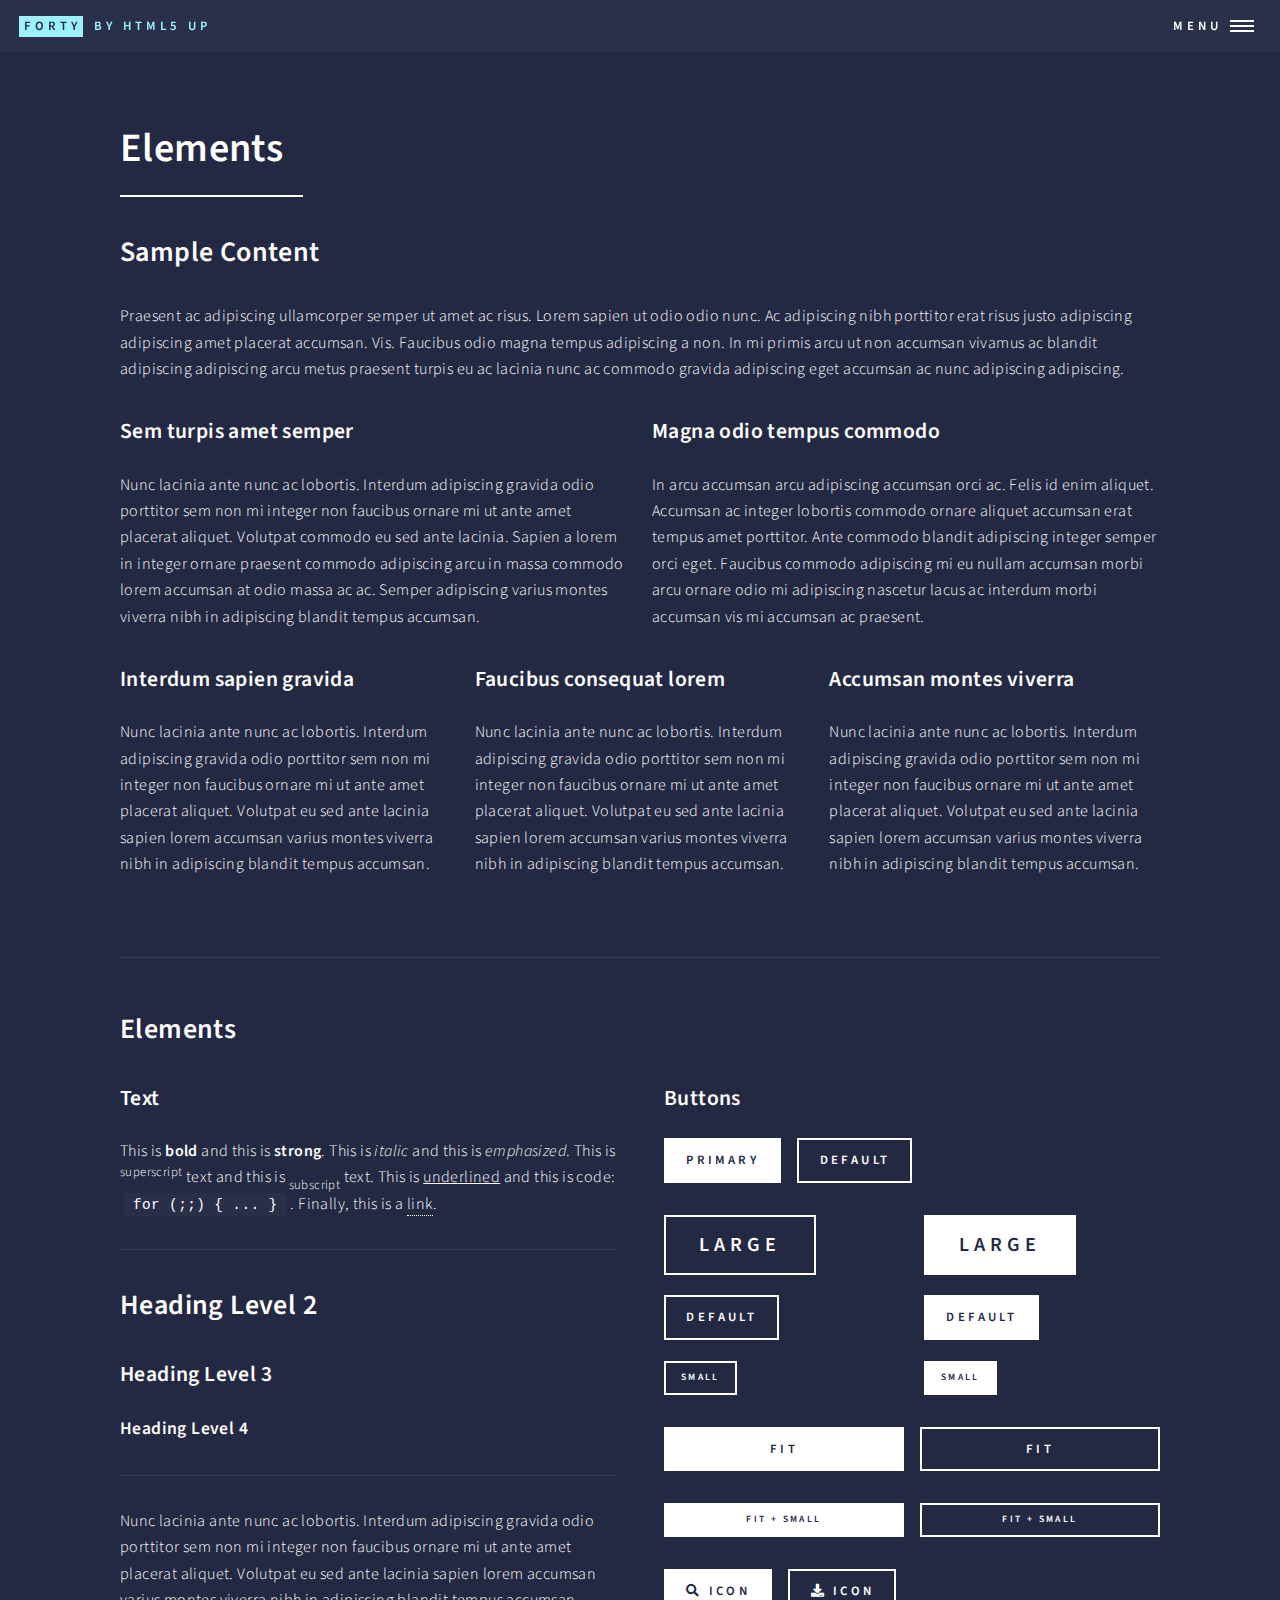
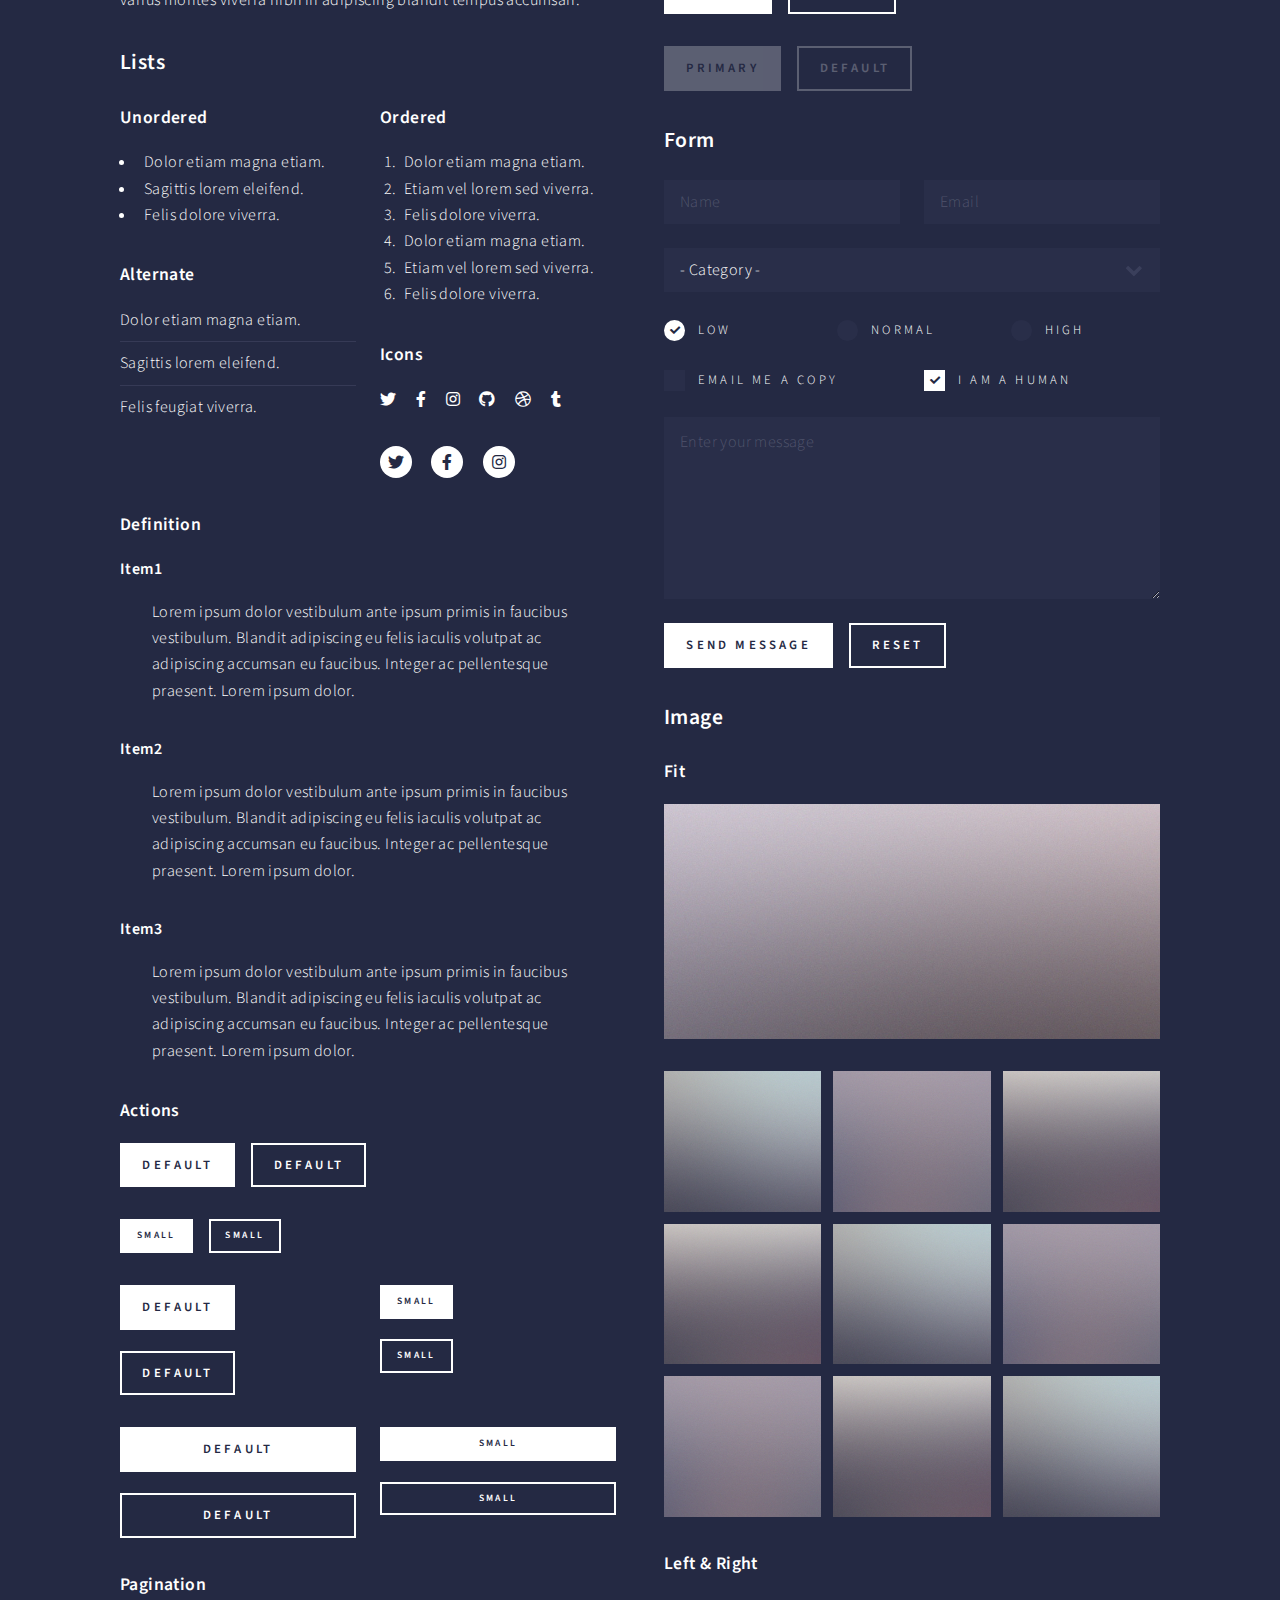
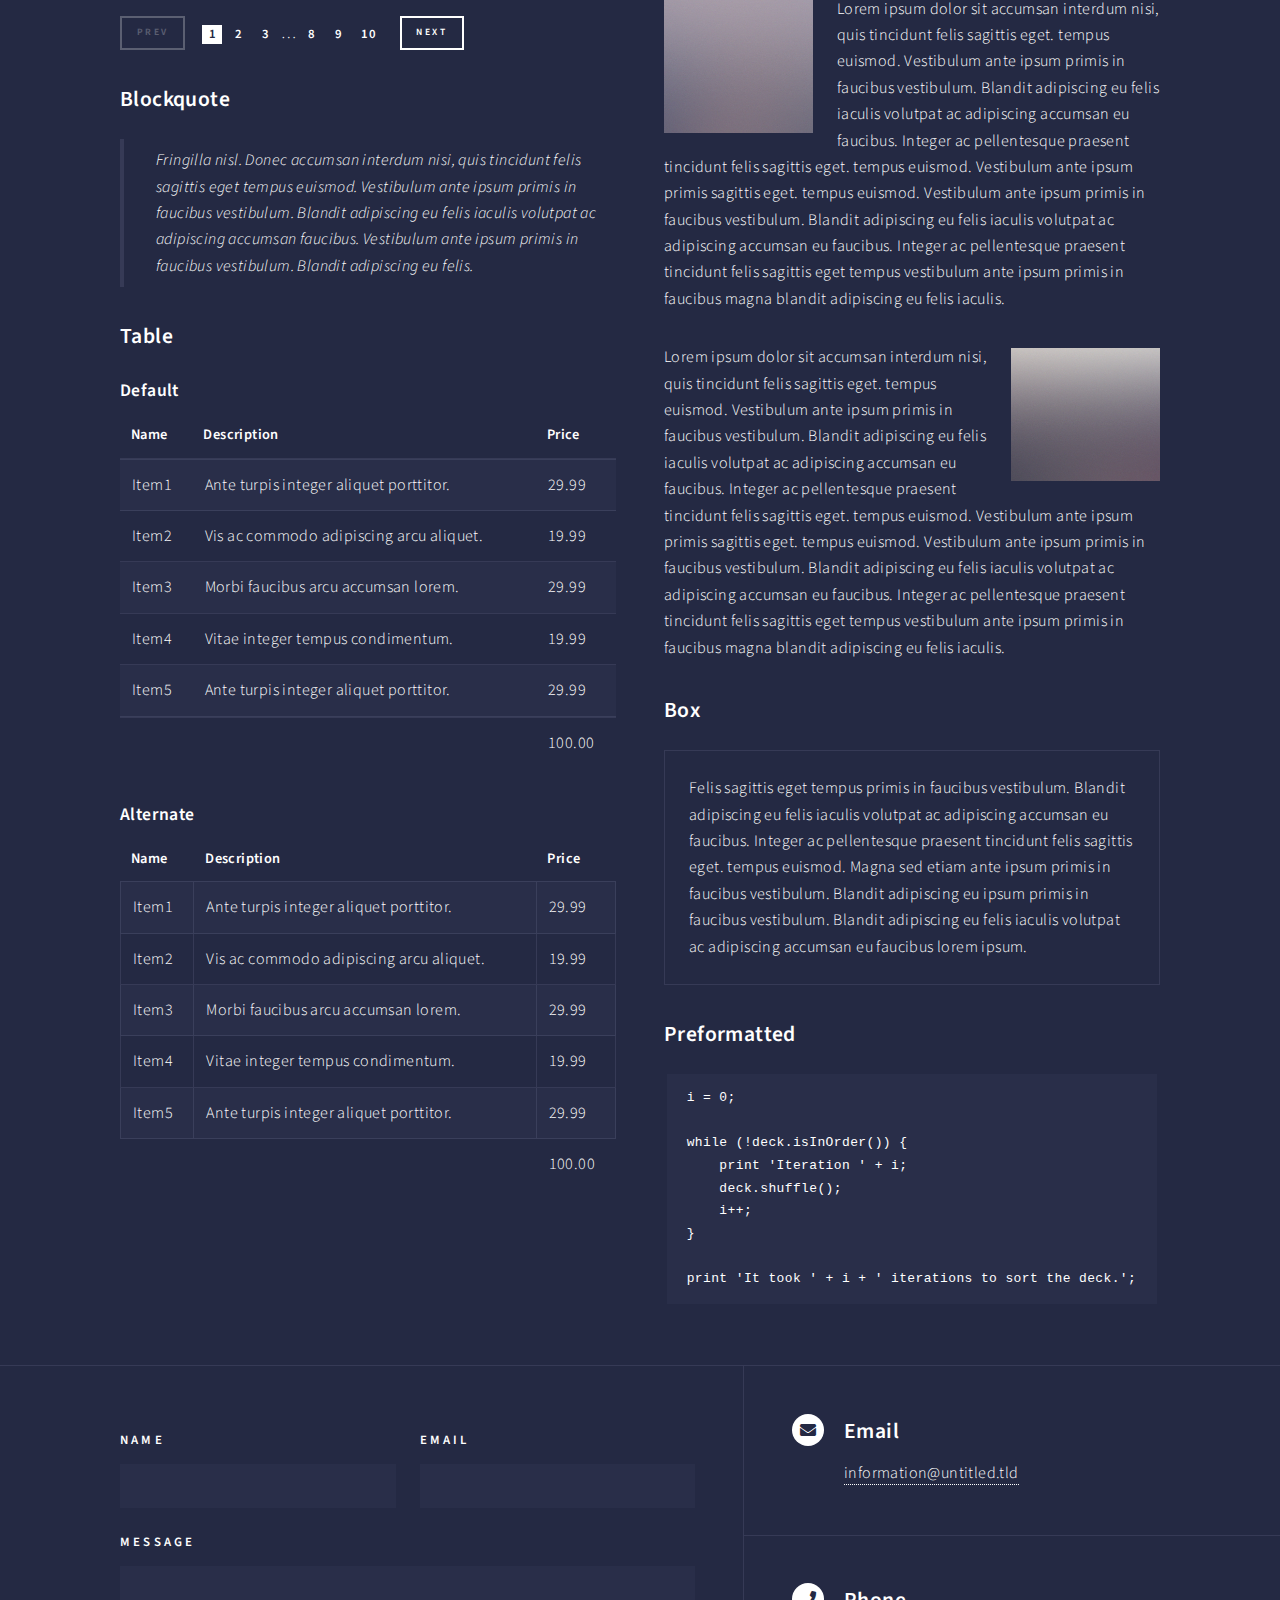
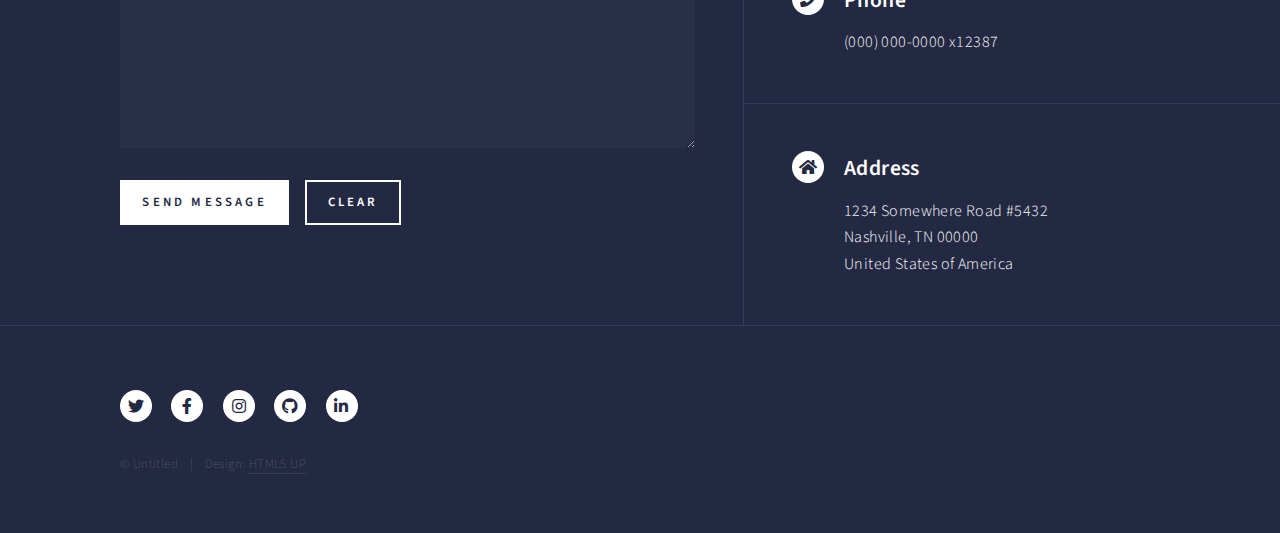
<file: elements.html>
<!DOCTYPE HTML>
<!--
	Forty by HTML5 UP
	html5up.net | @ajlkn
	Free for personal and commercial use under the CCA 3.0 license (html5up.net/license)
-->
<html>
	<head>
		<title>Elements - Forty by HTML5 UP</title>
		<meta charset="utf-8" />
		<meta name="viewport" content="width=device-width, initial-scale=1, user-scalable=no" />
		<link rel="stylesheet" href="assets/css/main.css" />
		<noscript><link rel="stylesheet" href="assets/css/noscript.css" /></noscript>
	</head>
	<body class="is-preload">

		<!-- Wrapper -->
			<div id="wrapper">

				<!-- Header -->
					<header id="header">
						<a href="index.html" class="logo"><strong>Forty</strong> <span>by HTML5 UP</span></a>
						<nav>
							<a href="#menu">Menu</a>
						</nav>
					</header>

				<!-- Menu -->
					<nav id="menu">
						<ul class="links">
							<li><a href="index.html">Home</a></li>
							<li><a href="landing.html">Landing</a></li>
							<li><a href="generic.html">Generic</a></li>
							<li><a href="elements.html">Elements</a></li>
						</ul>
						<ul class="actions stacked">
							<li><a href="#" class="button primary fit">Get Started</a></li>
							<li><a href="#" class="button fit">Log In</a></li>
						</ul>
					</nav>

				<!-- Main -->
					<div id="main" class="alt">

						<!-- One -->
							<section id="one">
								<div class="inner">
									<header class="major">
										<h1>Elements</h1>
									</header>

									<!-- Content -->
										<h2 id="content">Sample Content</h2>
										<p>Praesent ac adipiscing ullamcorper semper ut amet ac risus. Lorem sapien ut odio odio nunc. Ac adipiscing nibh porttitor erat risus justo adipiscing adipiscing amet placerat accumsan. Vis. Faucibus odio magna tempus adipiscing a non. In mi primis arcu ut non accumsan vivamus ac blandit adipiscing adipiscing arcu metus praesent turpis eu ac lacinia nunc ac commodo gravida adipiscing eget accumsan ac nunc adipiscing adipiscing.</p>
										<div class="row">
											<div class="col-6 col-12-small">
												<h3>Sem turpis amet semper</h3>
												<p>Nunc lacinia ante nunc ac lobortis. Interdum adipiscing gravida odio porttitor sem non mi integer non faucibus ornare mi ut ante amet placerat aliquet. Volutpat commodo eu sed ante lacinia. Sapien a lorem in integer ornare praesent commodo adipiscing arcu in massa commodo lorem accumsan at odio massa ac ac. Semper adipiscing varius montes viverra nibh in adipiscing blandit tempus accumsan.</p>
											</div>
											<div class="col-6 col-12-small">
												<h3>Magna odio tempus commodo</h3>
												<p>In arcu accumsan arcu adipiscing accumsan orci ac. Felis id enim aliquet. Accumsan ac integer lobortis commodo ornare aliquet accumsan erat tempus amet porttitor. Ante commodo blandit adipiscing integer semper orci eget. Faucibus commodo adipiscing mi eu nullam accumsan morbi arcu ornare odio mi adipiscing nascetur lacus ac interdum morbi accumsan vis mi accumsan ac praesent.</p>
											</div>
											<!-- Break -->
											<div class="col-4 col-12-medium">
												<h3>Interdum sapien gravida</h3>
												<p>Nunc lacinia ante nunc ac lobortis. Interdum adipiscing gravida odio porttitor sem non mi integer non faucibus ornare mi ut ante amet placerat aliquet. Volutpat eu sed ante lacinia sapien lorem accumsan varius montes viverra nibh in adipiscing blandit tempus accumsan.</p>
											</div>
											<div class="col-4 col-12-medium">
												<h3>Faucibus consequat lorem</h3>
												<p>Nunc lacinia ante nunc ac lobortis. Interdum adipiscing gravida odio porttitor sem non mi integer non faucibus ornare mi ut ante amet placerat aliquet. Volutpat eu sed ante lacinia sapien lorem accumsan varius montes viverra nibh in adipiscing blandit tempus accumsan.</p>
											</div>
											<div class="col-4 col-12-medium">
												<h3>Accumsan montes viverra</h3>
												<p>Nunc lacinia ante nunc ac lobortis. Interdum adipiscing gravida odio porttitor sem non mi integer non faucibus ornare mi ut ante amet placerat aliquet. Volutpat eu sed ante lacinia sapien lorem accumsan varius montes viverra nibh in adipiscing blandit tempus accumsan.</p>
											</div>
										</div>

									<hr class="major" />

									<!-- Elements -->
										<h2 id="elements">Elements</h2>
										<div class="row gtr-200">
											<div class="col-6 col-12-medium">

												<!-- Text stuff -->
													<h3>Text</h3>
													<p>This is <b>bold</b> and this is <strong>strong</strong>. This is <i>italic</i> and this is <em>emphasized</em>.
													This is <sup>superscript</sup> text and this is <sub>subscript</sub> text.
													This is <u>underlined</u> and this is code: <code>for (;;) { ... }</code>.
													Finally, this is a <a href="#">link</a>.</p>
													<hr />
													<h2>Heading Level 2</h2>
													<h3>Heading Level 3</h3>
													<h4>Heading Level 4</h4>
													<hr />
													<p>Nunc lacinia ante nunc ac lobortis. Interdum adipiscing gravida odio porttitor sem non mi integer non faucibus ornare mi ut ante amet placerat aliquet. Volutpat eu sed ante lacinia sapien lorem accumsan varius montes viverra nibh in adipiscing blandit tempus accumsan.</p>

												<!-- Lists -->
													<h3>Lists</h3>
													<div class="row">
														<div class="col-6 col-12-small">

															<h4>Unordered</h4>
															<ul>
																<li>Dolor etiam magna etiam.</li>
																<li>Sagittis lorem eleifend.</li>
																<li>Felis dolore viverra.</li>
															</ul>

															<h4>Alternate</h4>
															<ul class="alt">
																<li>Dolor etiam magna etiam.</li>
																<li>Sagittis lorem eleifend.</li>
																<li>Felis feugiat viverra.</li>
															</ul>

														</div>
														<div class="col-6 col-12-small">

															<h4>Ordered</h4>
															<ol>
																<li>Dolor etiam magna etiam.</li>
																<li>Etiam vel lorem sed viverra.</li>
																<li>Felis dolore viverra.</li>
																<li>Dolor etiam magna etiam.</li>
																<li>Etiam vel lorem sed viverra.</li>
																<li>Felis dolore viverra.</li>
															</ol>

															<h4>Icons</h4>
															<ul class="icons">
																<li><a href="#" class="icon brands fa-twitter"><span class="label">Twitter</span></a></li>
																<li><a href="#" class="icon brands fa-facebook-f"><span class="label">Facebook</span></a></li>
																<li><a href="#" class="icon brands fa-instagram"><span class="label">Instagram</span></a></li>
																<li><a href="#" class="icon brands fa-github"><span class="label">Github</span></a></li>
																<li><a href="#" class="icon brands fa-dribbble"><span class="label">Dribbble</span></a></li>
																<li><a href="#" class="icon brands fa-tumblr"><span class="label">Tumblr</span></a></li>
															</ul>
															<ul class="icons">
																<li><a href="#" class="icon brands alt fa-twitter"><span class="label">Twitter</span></a></li>
																<li><a href="#" class="icon brands alt fa-facebook-f"><span class="label">Facebook</span></a></li>
																<li><a href="#" class="icon brands alt fa-instagram"><span class="label">Instagram</span></a></li>
															</ul>

														</div>
													</div>
													<h4>Definition</h4>
													<dl>
														<dt>Item1</dt>
														<dd>
															<p>Lorem ipsum dolor vestibulum ante ipsum primis in faucibus vestibulum. Blandit adipiscing eu felis iaculis volutpat ac adipiscing accumsan eu faucibus. Integer ac pellentesque praesent. Lorem ipsum dolor.</p>
														</dd>
														<dt>Item2</dt>
														<dd>
															<p>Lorem ipsum dolor vestibulum ante ipsum primis in faucibus vestibulum. Blandit adipiscing eu felis iaculis volutpat ac adipiscing accumsan eu faucibus. Integer ac pellentesque praesent. Lorem ipsum dolor.</p>
														</dd>
														<dt>Item3</dt>
														<dd>
															<p>Lorem ipsum dolor vestibulum ante ipsum primis in faucibus vestibulum. Blandit adipiscing eu felis iaculis volutpat ac adipiscing accumsan eu faucibus. Integer ac pellentesque praesent. Lorem ipsum dolor.</p>
														</dd>
													</dl>

													<h4>Actions</h4>
													<ul class="actions">
														<li><a href="#" class="button primary">Default</a></li>
														<li><a href="#" class="button">Default</a></li>
													</ul>
													<ul class="actions small">
														<li><a href="#" class="button primary small">Small</a></li>
														<li><a href="#" class="button small">Small</a></li>
													</ul>
													<div class="row">
														<div class="col-6 col-12-small">
															<ul class="actions stacked">
																<li><a href="#" class="button primary">Default</a></li>
																<li><a href="#" class="button">Default</a></li>
															</ul>
														</div>
														<div class="col-6 col-12-small">
															<ul class="actions stacked">
																<li><a href="#" class="button primary small">Small</a></li>
																<li><a href="#" class="button small">Small</a></li>
															</ul>
														</div>
														<div class="col-6 col-12-small">
															<ul class="actions stacked">
																<li><a href="#" class="button primary fit">Default</a></li>
																<li><a href="#" class="button fit">Default</a></li>
															</ul>
														</div>
														<div class="col-6 col-12-small">
															<ul class="actions stacked">
																<li><a href="#" class="button primary small fit">Small</a></li>
																<li><a href="#" class="button small fit">Small</a></li>
															</ul>
														</div>
													</div>

													<h4>Pagination</h4>
													<ul class="pagination">
														<li><span class="button small disabled">Prev</span></li>
														<li><a href="#" class="page active">1</a></li>
														<li><a href="#" class="page">2</a></li>
														<li><a href="#" class="page">3</a></li>
														<li><span>&hellip;</span></li>
														<li><a href="#" class="page">8</a></li>
														<li><a href="#" class="page">9</a></li>
														<li><a href="#" class="page">10</a></li>
														<li><a href="#" class="button small">Next</a></li>
													</ul>

												<!-- Blockquote -->
													<h3>Blockquote</h3>
													<blockquote>Fringilla nisl. Donec accumsan interdum nisi, quis tincidunt felis sagittis eget tempus euismod. Vestibulum ante ipsum primis in faucibus vestibulum. Blandit adipiscing eu felis iaculis volutpat ac adipiscing accumsan faucibus. Vestibulum ante ipsum primis in faucibus vestibulum. Blandit adipiscing eu felis.</blockquote>

												<!-- Table -->
													<h3>Table</h3>

													<h4>Default</h4>
													<div class="table-wrapper">
														<table>
															<thead>
																<tr>
																	<th>Name</th>
																	<th>Description</th>
																	<th>Price</th>
																</tr>
															</thead>
															<tbody>
																<tr>
																	<td>Item1</td>
																	<td>Ante turpis integer aliquet porttitor.</td>
																	<td>29.99</td>
																</tr>
																<tr>
																	<td>Item2</td>
																	<td>Vis ac commodo adipiscing arcu aliquet.</td>
																	<td>19.99</td>
																</tr>
																<tr>
																	<td>Item3</td>
																	<td> Morbi faucibus arcu accumsan lorem.</td>
																	<td>29.99</td>
																</tr>
																<tr>
																	<td>Item4</td>
																	<td>Vitae integer tempus condimentum.</td>
																	<td>19.99</td>
																</tr>
																<tr>
																	<td>Item5</td>
																	<td>Ante turpis integer aliquet porttitor.</td>
																	<td>29.99</td>
																</tr>
															</tbody>
															<tfoot>
																<tr>
																	<td colspan="2"></td>
																	<td>100.00</td>
																</tr>
															</tfoot>
														</table>
													</div>

													<h4>Alternate</h4>
													<div class="table-wrapper">
														<table class="alt">
															<thead>
																<tr>
																	<th>Name</th>
																	<th>Description</th>
																	<th>Price</th>
																</tr>
															</thead>
															<tbody>
																<tr>
																	<td>Item1</td>
																	<td>Ante turpis integer aliquet porttitor.</td>
																	<td>29.99</td>
																</tr>
																<tr>
																	<td>Item2</td>
																	<td>Vis ac commodo adipiscing arcu aliquet.</td>
																	<td>19.99</td>
																</tr>
																<tr>
																	<td>Item3</td>
																	<td> Morbi faucibus arcu accumsan lorem.</td>
																	<td>29.99</td>
																</tr>
																<tr>
																	<td>Item4</td>
																	<td>Vitae integer tempus condimentum.</td>
																	<td>19.99</td>
																</tr>
																<tr>
																	<td>Item5</td>
																	<td>Ante turpis integer aliquet porttitor.</td>
																	<td>29.99</td>
																</tr>
															</tbody>
															<tfoot>
																<tr>
																	<td colspan="2"></td>
																	<td>100.00</td>
																</tr>
															</tfoot>
														</table>
													</div>

											</div>
											<div class="col-6 col-12-medium">

												<!-- Buttons -->
													<h3>Buttons</h3>
													<ul class="actions">
														<li><a href="#" class="button primary">Primary</a></li>
														<li><a href="#" class="button">Default</a></li>
													</ul>
													<div class="row">
														<div class="col-6 col-12-xsmall">
															<ul class="actions stacked">
																<li><a href="#" class="button large">Large</a></li>
																<li><a href="#" class="button">Default</a></li>
																<li><a href="#" class="button small">Small</a></li>
															</ul>
														</div>
														<div class="col-6 col-12-xsmall">
															<ul class="actions stacked">
																<li><a href="#" class="button primary large">Large</a></li>
																<li><a href="#" class="button primary">Default</a></li>
																<li><a href="#" class="button primary small">Small</a></li>
															</ul>
														</div>
													</div>
													<ul class="actions fit">
														<li><a href="#" class="button primary fit">Fit</a></li>
														<li><a href="#" class="button fit">Fit</a></li>
													</ul>
													<ul class="actions fit small">
														<li><a href="#" class="button primary fit small">Fit + Small</a></li>
														<li><a href="#" class="button fit small">Fit + Small</a></li>
													</ul>
													<ul class="actions">
														<li><a href="#" class="button primary icon solid fa-search">Icon</a></li>
														<li><a href="#" class="button icon solid fa-download">Icon</a></li>
													</ul>
													<ul class="actions">
														<li><span class="button primary disabled">Primary</span></li>
														<li><span class="button disabled">Default</span></li>
													</ul>

												<!-- Form -->
													<h3>Form</h3>

													<form method="post" action="#">
														<div class="row gtr-uniform">
															<div class="col-6 col-12-xsmall">
																<input type="text" name="demo-name" id="demo-name" value="" placeholder="Name" />
															</div>
															<div class="col-6 col-12-xsmall">
																<input type="email" name="demo-email" id="demo-email" value="" placeholder="Email" />
															</div>
															<!-- Break -->
															<div class="col-12">
																<select name="demo-category" id="demo-category">
																	<option value="">- Category -</option>
																	<option value="1">Manufacturing</option>
																	<option value="1">Shipping</option>
																	<option value="1">Administration</option>
																	<option value="1">Human Resources</option>
																</select>
															</div>
															<!-- Break -->
															<div class="col-4 col-12-small">
																<input type="radio" id="demo-priority-low" name="demo-priority" checked>
																<label for="demo-priority-low">Low</label>
															</div>
															<div class="col-4 col-12-small">
																<input type="radio" id="demo-priority-normal" name="demo-priority">
																<label for="demo-priority-normal">Normal</label>
															</div>
															<div class="col-4 col-12-small">
																<input type="radio" id="demo-priority-high" name="demo-priority">
																<label for="demo-priority-high">High</label>
															</div>
															<!-- Break -->
															<div class="col-6 col-12-small">
																<input type="checkbox" id="demo-copy" name="demo-copy">
																<label for="demo-copy">Email me a copy</label>
															</div>
															<div class="col-6 col-12-small">
																<input type="checkbox" id="demo-human" name="demo-human" checked>
																<label for="demo-human">I am a human</label>
															</div>
															<!-- Break -->
															<div class="col-12">
																<textarea name="demo-message" id="demo-message" placeholder="Enter your message" rows="6"></textarea>
															</div>
															<!-- Break -->
															<div class="col-12">
																<ul class="actions">
																	<li><input type="submit" value="Send Message" class="primary" /></li>
																	<li><input type="reset" value="Reset" /></li>
																</ul>
															</div>
														</div>
													</form>

												<!-- Image -->
													<h3>Image</h3>

													<h4>Fit</h4>
													<span class="image fit"><img src="images/pic03.jpg" alt="" /></span>
													<div class="box alt">
														<div class="row gtr-50 gtr-uniform">
															<div class="col-4"><span class="image fit"><img src="images/pic08.jpg" alt="" /></span></div>
															<div class="col-4"><span class="image fit"><img src="images/pic09.jpg" alt="" /></span></div>
															<div class="col-4"><span class="image fit"><img src="images/pic10.jpg" alt="" /></span></div>
															<!-- Break -->
															<div class="col-4"><span class="image fit"><img src="images/pic10.jpg" alt="" /></span></div>
															<div class="col-4"><span class="image fit"><img src="images/pic08.jpg" alt="" /></span></div>
															<div class="col-4"><span class="image fit"><img src="images/pic09.jpg" alt="" /></span></div>
															<!-- Break -->
															<div class="col-4"><span class="image fit"><img src="images/pic09.jpg" alt="" /></span></div>
															<div class="col-4"><span class="image fit"><img src="images/pic10.jpg" alt="" /></span></div>
															<div class="col-4"><span class="image fit"><img src="images/pic08.jpg" alt="" /></span></div>
														</div>
													</div>

													<h4>Left &amp; Right</h4>
													<p><span class="image left"><img src="images/pic09.jpg" alt="" /></span>Lorem ipsum dolor sit accumsan interdum nisi, quis tincidunt felis sagittis eget. tempus euismod. Vestibulum ante ipsum primis in faucibus vestibulum. Blandit adipiscing eu felis iaculis volutpat ac adipiscing accumsan eu faucibus. Integer ac pellentesque praesent tincidunt felis sagittis eget. tempus euismod. Vestibulum ante ipsum primis sagittis eget. tempus euismod. Vestibulum ante ipsum primis in faucibus vestibulum. Blandit adipiscing eu felis iaculis volutpat ac adipiscing accumsan eu faucibus. Integer ac pellentesque praesent tincidunt felis sagittis eget tempus vestibulum ante ipsum primis in faucibus magna blandit adipiscing eu felis iaculis.</p>
													<p><span class="image right"><img src="images/pic10.jpg" alt="" /></span>Lorem ipsum dolor sit accumsan interdum nisi, quis tincidunt felis sagittis eget. tempus euismod. Vestibulum ante ipsum primis in faucibus vestibulum. Blandit adipiscing eu felis iaculis volutpat ac adipiscing accumsan eu faucibus. Integer ac pellentesque praesent tincidunt felis sagittis eget. tempus euismod. Vestibulum ante ipsum primis sagittis eget. tempus euismod. Vestibulum ante ipsum primis in faucibus vestibulum. Blandit adipiscing eu felis iaculis volutpat ac adipiscing accumsan eu faucibus. Integer ac pellentesque praesent tincidunt felis sagittis eget tempus vestibulum ante ipsum primis in faucibus magna blandit adipiscing eu felis iaculis.</p>

												<!-- Box -->
													<h3>Box</h3>
													<div class="box">
														<p>Felis sagittis eget tempus primis in faucibus vestibulum. Blandit adipiscing eu felis iaculis volutpat ac adipiscing accumsan eu faucibus. Integer ac pellentesque praesent tincidunt felis sagittis eget. tempus euismod. Magna sed etiam ante ipsum primis in faucibus vestibulum. Blandit adipiscing eu ipsum primis in faucibus vestibulum. Blandit adipiscing eu felis iaculis volutpat ac adipiscing accumsan eu faucibus lorem ipsum.</p>
													</div>

												<!-- Preformatted Code -->
													<h3>Preformatted</h3>
													<pre><code>i = 0;

while (!deck.isInOrder()) {
    print 'Iteration ' + i;
    deck.shuffle();
    i++;
}

print 'It took ' + i + ' iterations to sort the deck.';
</code></pre>

											</div>
										</div>

								</div>
							</section>

					</div>

				<!-- Contact -->
					<section id="contact">
						<div class="inner">
							<section>
								<form method="post" action="#">
									<div class="fields">
										<div class="field half">
											<label for="name">Name</label>
											<input type="text" name="name" id="name" />
										</div>
										<div class="field half">
											<label for="email">Email</label>
											<input type="text" name="email" id="email" />
										</div>
										<div class="field">
											<label for="message">Message</label>
											<textarea name="message" id="message" rows="6"></textarea>
										</div>
									</div>
									<ul class="actions">
										<li><input type="submit" value="Send Message" class="primary" /></li>
										<li><input type="reset" value="Clear" /></li>
									</ul>
								</form>
							</section>
							<section class="split">
								<section>
									<div class="contact-method">
										<span class="icon solid alt fa-envelope"></span>
										<h3>Email</h3>
										<a href="#">information@untitled.tld</a>
									</div>
								</section>
								<section>
									<div class="contact-method">
										<span class="icon solid alt fa-phone"></span>
										<h3>Phone</h3>
										<span>(000) 000-0000 x12387</span>
									</div>
								</section>
								<section>
									<div class="contact-method">
										<span class="icon solid alt fa-home"></span>
										<h3>Address</h3>
										<span>1234 Somewhere Road #5432<br />
										Nashville, TN 00000<br />
										United States of America</span>
									</div>
								</section>
							</section>
						</div>
					</section>

				<!-- Footer -->
					<footer id="footer">
						<div class="inner">
							<ul class="icons">
								<li><a href="#" class="icon brands alt fa-twitter"><span class="label">Twitter</span></a></li>
								<li><a href="#" class="icon brands alt fa-facebook-f"><span class="label">Facebook</span></a></li>
								<li><a href="#" class="icon brands alt fa-instagram"><span class="label">Instagram</span></a></li>
								<li><a href="#" class="icon brands alt fa-github"><span class="label">GitHub</span></a></li>
								<li><a href="#" class="icon brands alt fa-linkedin-in"><span class="label">LinkedIn</span></a></li>
							</ul>
							<ul class="copyright">
								<li>&copy; Untitled</li><li>Design: <a href="https://html5up.net">HTML5 UP</a></li>
							</ul>
						</div>
					</footer>

			</div>

		<!-- Scripts -->
			<script src="assets/js/jquery.min.js"></script>
			<script src="assets/js/jquery.scrolly.min.js"></script>
			<script src="assets/js/jquery.scrollex.min.js"></script>
			<script src="assets/js/browser.min.js"></script>
			<script src="assets/js/breakpoints.min.js"></script>
			<script src="assets/js/util.js"></script>
			<script src="assets/js/main.js"></script>

	</body>
</html>
</file>
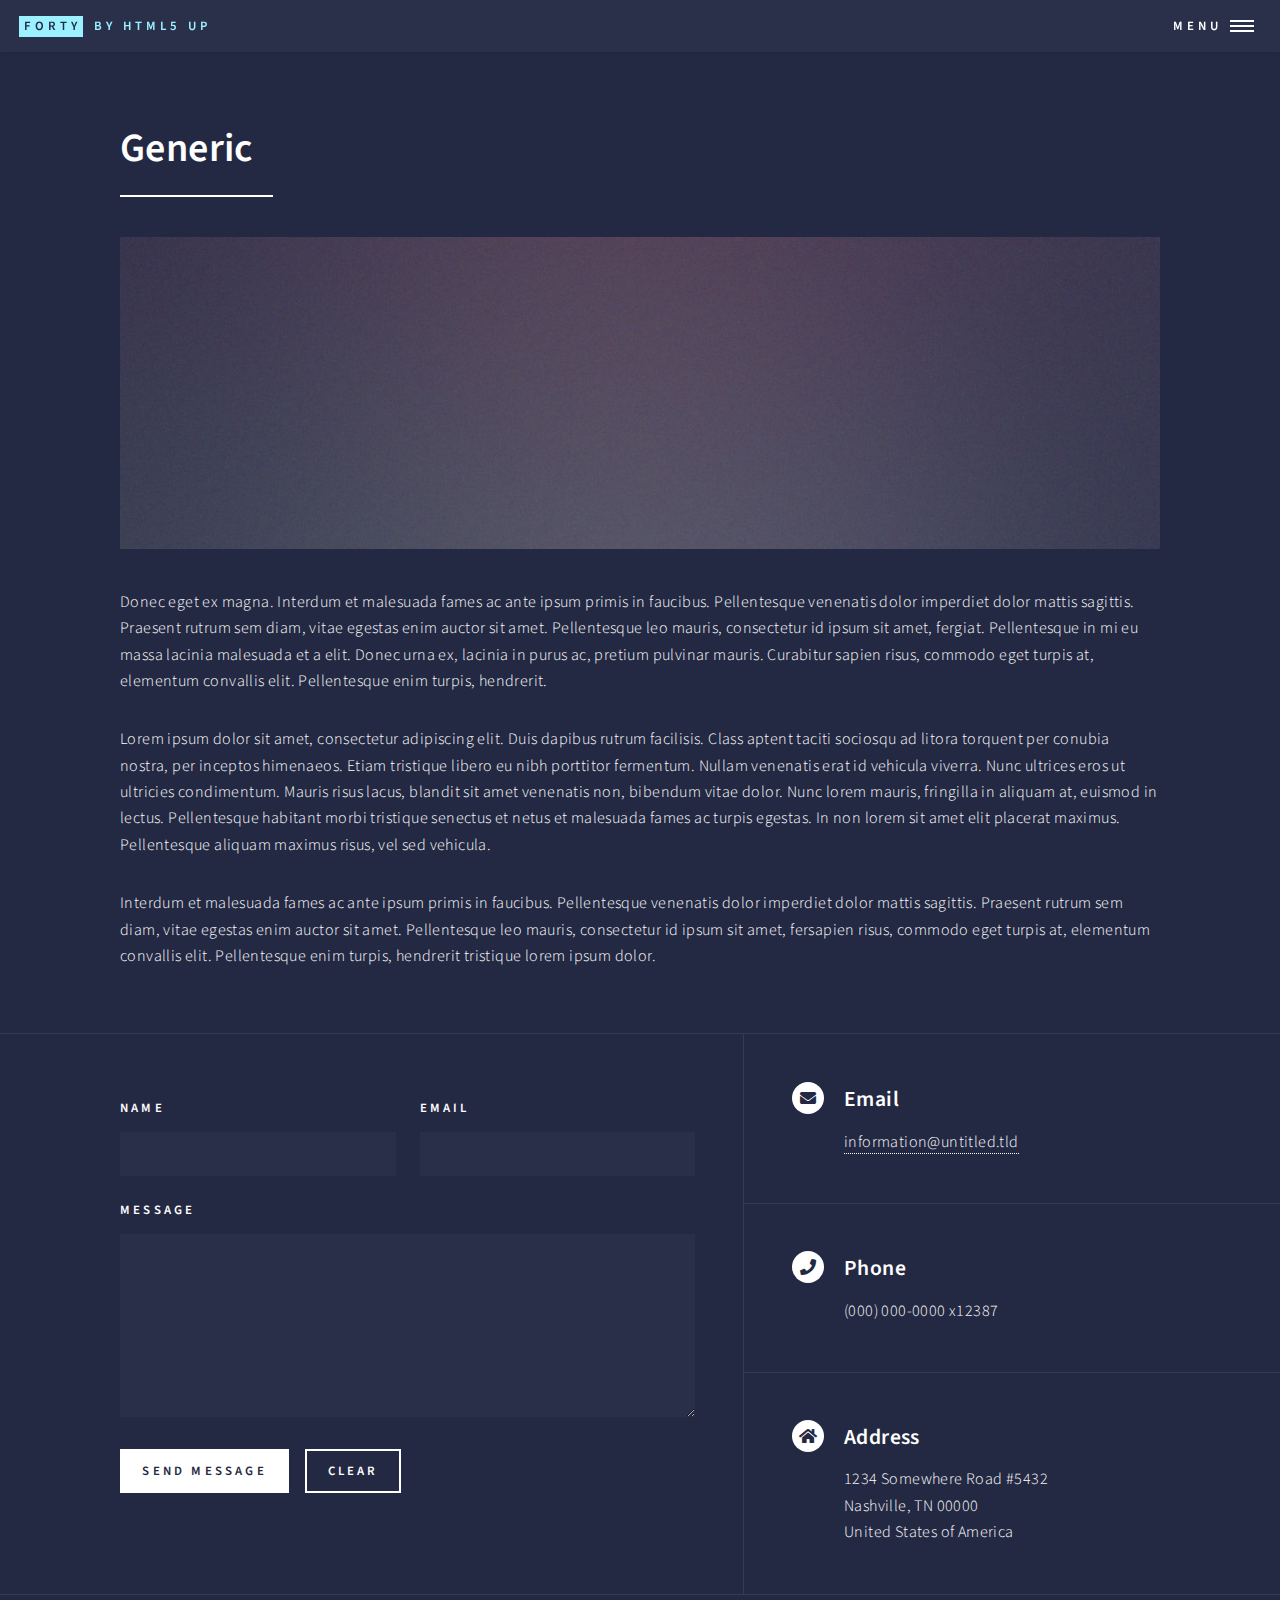
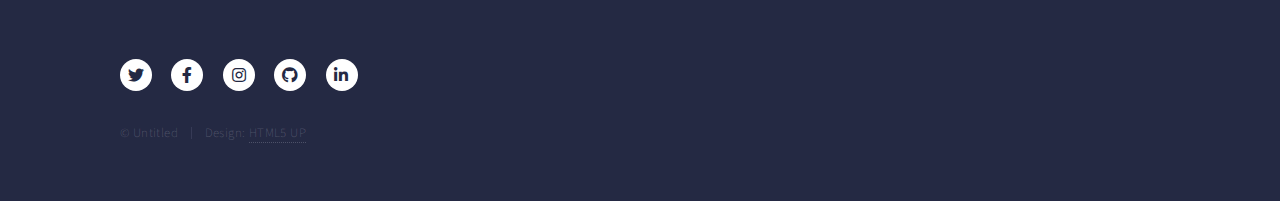
<file: generic.html>
<!DOCTYPE HTML>
<!--
	Forty by HTML5 UP
	html5up.net | @ajlkn
	Free for personal and commercial use under the CCA 3.0 license (html5up.net/license)
-->
<html>
	<head>
		<title>Generic - Forty by HTML5 UP</title>
		<meta charset="utf-8" />
		<meta name="viewport" content="width=device-width, initial-scale=1, user-scalable=no" />
		<link rel="stylesheet" href="assets/css/main.css" />
		<noscript><link rel="stylesheet" href="assets/css/noscript.css" /></noscript>
	</head>
	<body class="is-preload">

		<!-- Wrapper -->
			<div id="wrapper">

				<!-- Header -->
					<header id="header">
						<a href="index.html" class="logo"><strong>Forty</strong> <span>by HTML5 UP</span></a>
						<nav>
							<a href="#menu">Menu</a>
						</nav>
					</header>

				<!-- Menu -->
					<nav id="menu">
						<ul class="links">
							<li><a href="index.html">Home</a></li>
							<li><a href="landing.html">Landing</a></li>
							<li><a href="generic.html">Generic</a></li>
							<li><a href="elements.html">Elements</a></li>
						</ul>
						<ul class="actions stacked">
							<li><a href="#" class="button primary fit">Get Started</a></li>
							<li><a href="#" class="button fit">Log In</a></li>
						</ul>
					</nav>

				<!-- Main -->
					<div id="main" class="alt">

						<!-- One -->
							<section id="one">
								<div class="inner">
									<header class="major">
										<h1>Generic</h1>
									</header>
									<span class="image main"><img src="images/pic11.jpg" alt="" /></span>
									<p>Donec eget ex magna. Interdum et malesuada fames ac ante ipsum primis in faucibus. Pellentesque venenatis dolor imperdiet dolor mattis sagittis. Praesent rutrum sem diam, vitae egestas enim auctor sit amet. Pellentesque leo mauris, consectetur id ipsum sit amet, fergiat. Pellentesque in mi eu massa lacinia malesuada et a elit. Donec urna ex, lacinia in purus ac, pretium pulvinar mauris. Curabitur sapien risus, commodo eget turpis at, elementum convallis elit. Pellentesque enim turpis, hendrerit.</p>
									<p>Lorem ipsum dolor sit amet, consectetur adipiscing elit. Duis dapibus rutrum facilisis. Class aptent taciti sociosqu ad litora torquent per conubia nostra, per inceptos himenaeos. Etiam tristique libero eu nibh porttitor fermentum. Nullam venenatis erat id vehicula viverra. Nunc ultrices eros ut ultricies condimentum. Mauris risus lacus, blandit sit amet venenatis non, bibendum vitae dolor. Nunc lorem mauris, fringilla in aliquam at, euismod in lectus. Pellentesque habitant morbi tristique senectus et netus et malesuada fames ac turpis egestas. In non lorem sit amet elit placerat maximus. Pellentesque aliquam maximus risus, vel sed vehicula.</p>
									<p>Interdum et malesuada fames ac ante ipsum primis in faucibus. Pellentesque venenatis dolor imperdiet dolor mattis sagittis. Praesent rutrum sem diam, vitae egestas enim auctor sit amet. Pellentesque leo mauris, consectetur id ipsum sit amet, fersapien risus, commodo eget turpis at, elementum convallis elit. Pellentesque enim turpis, hendrerit tristique lorem ipsum dolor.</p>
								</div>
							</section>

					</div>

				<!-- Contact -->
					<section id="contact">
						<div class="inner">
							<section>
								<form method="post" action="#">
									<div class="fields">
										<div class="field half">
											<label for="name">Name</label>
											<input type="text" name="name" id="name" />
										</div>
										<div class="field half">
											<label for="email">Email</label>
											<input type="text" name="email" id="email" />
										</div>
										<div class="field">
											<label for="message">Message</label>
											<textarea name="message" id="message" rows="6"></textarea>
										</div>
									</div>
									<ul class="actions">
										<li><input type="submit" value="Send Message" class="primary" /></li>
										<li><input type="reset" value="Clear" /></li>
									</ul>
								</form>
							</section>
							<section class="split">
								<section>
									<div class="contact-method">
										<span class="icon solid alt fa-envelope"></span>
										<h3>Email</h3>
										<a href="#">information@untitled.tld</a>
									</div>
								</section>
								<section>
									<div class="contact-method">
										<span class="icon solid alt fa-phone"></span>
										<h3>Phone</h3>
										<span>(000) 000-0000 x12387</span>
									</div>
								</section>
								<section>
									<div class="contact-method">
										<span class="icon solid alt fa-home"></span>
										<h3>Address</h3>
										<span>1234 Somewhere Road #5432<br />
										Nashville, TN 00000<br />
										United States of America</span>
									</div>
								</section>
							</section>
						</div>
					</section>

				<!-- Footer -->
					<footer id="footer">
						<div class="inner">
							<ul class="icons">
								<li><a href="#" class="icon brands alt fa-twitter"><span class="label">Twitter</span></a></li>
								<li><a href="#" class="icon brands alt fa-facebook-f"><span class="label">Facebook</span></a></li>
								<li><a href="#" class="icon brands alt fa-instagram"><span class="label">Instagram</span></a></li>
								<li><a href="#" class="icon brands alt fa-github"><span class="label">GitHub</span></a></li>
								<li><a href="#" class="icon brands alt fa-linkedin-in"><span class="label">LinkedIn</span></a></li>
							</ul>
							<ul class="copyright">
								<li>&copy; Untitled</li><li>Design: <a href="https://html5up.net">HTML5 UP</a></li>
							</ul>
						</div>
					</footer>

			</div>

		<!-- Scripts -->
			<script src="assets/js/jquery.min.js"></script>
			<script src="assets/js/jquery.scrolly.min.js"></script>
			<script src="assets/js/jquery.scrollex.min.js"></script>
			<script src="assets/js/browser.min.js"></script>
			<script src="assets/js/breakpoints.min.js"></script>
			<script src="assets/js/util.js"></script>
			<script src="assets/js/main.js"></script>

	</body>
</html>
</file>
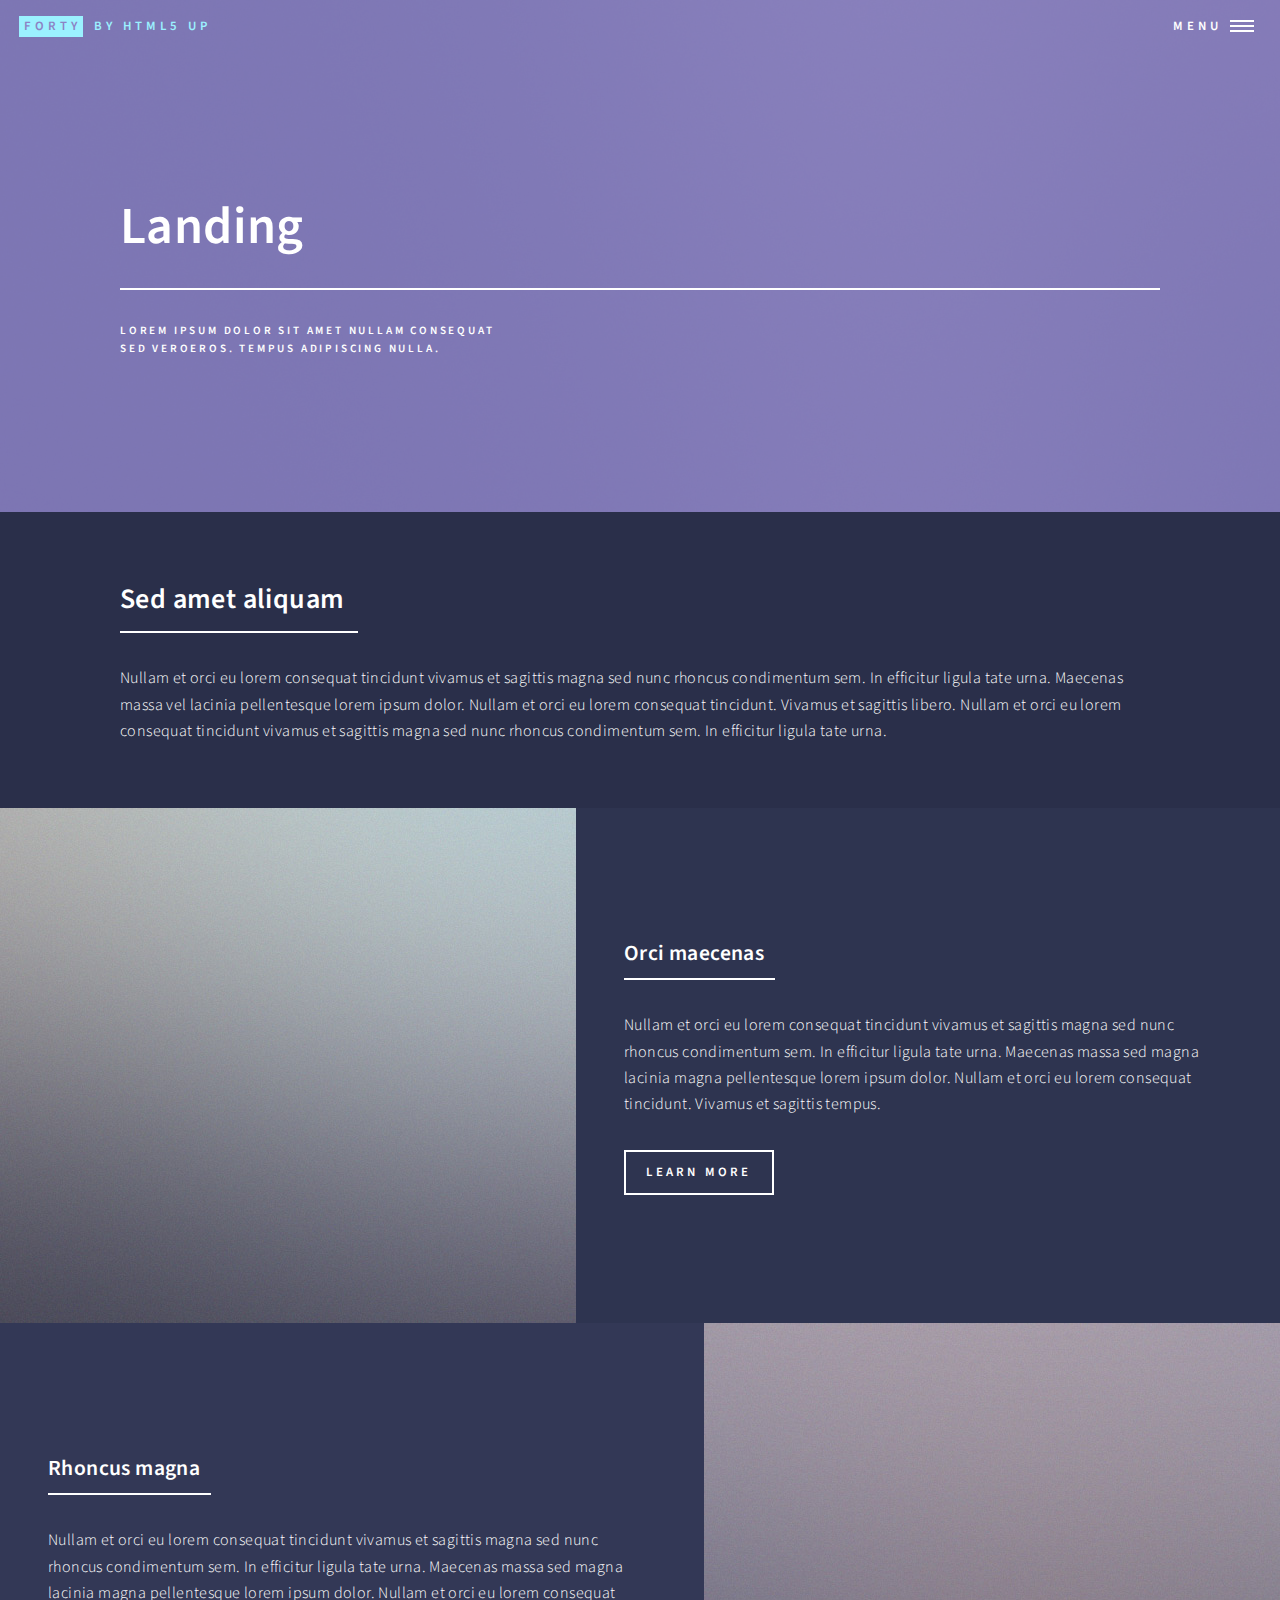
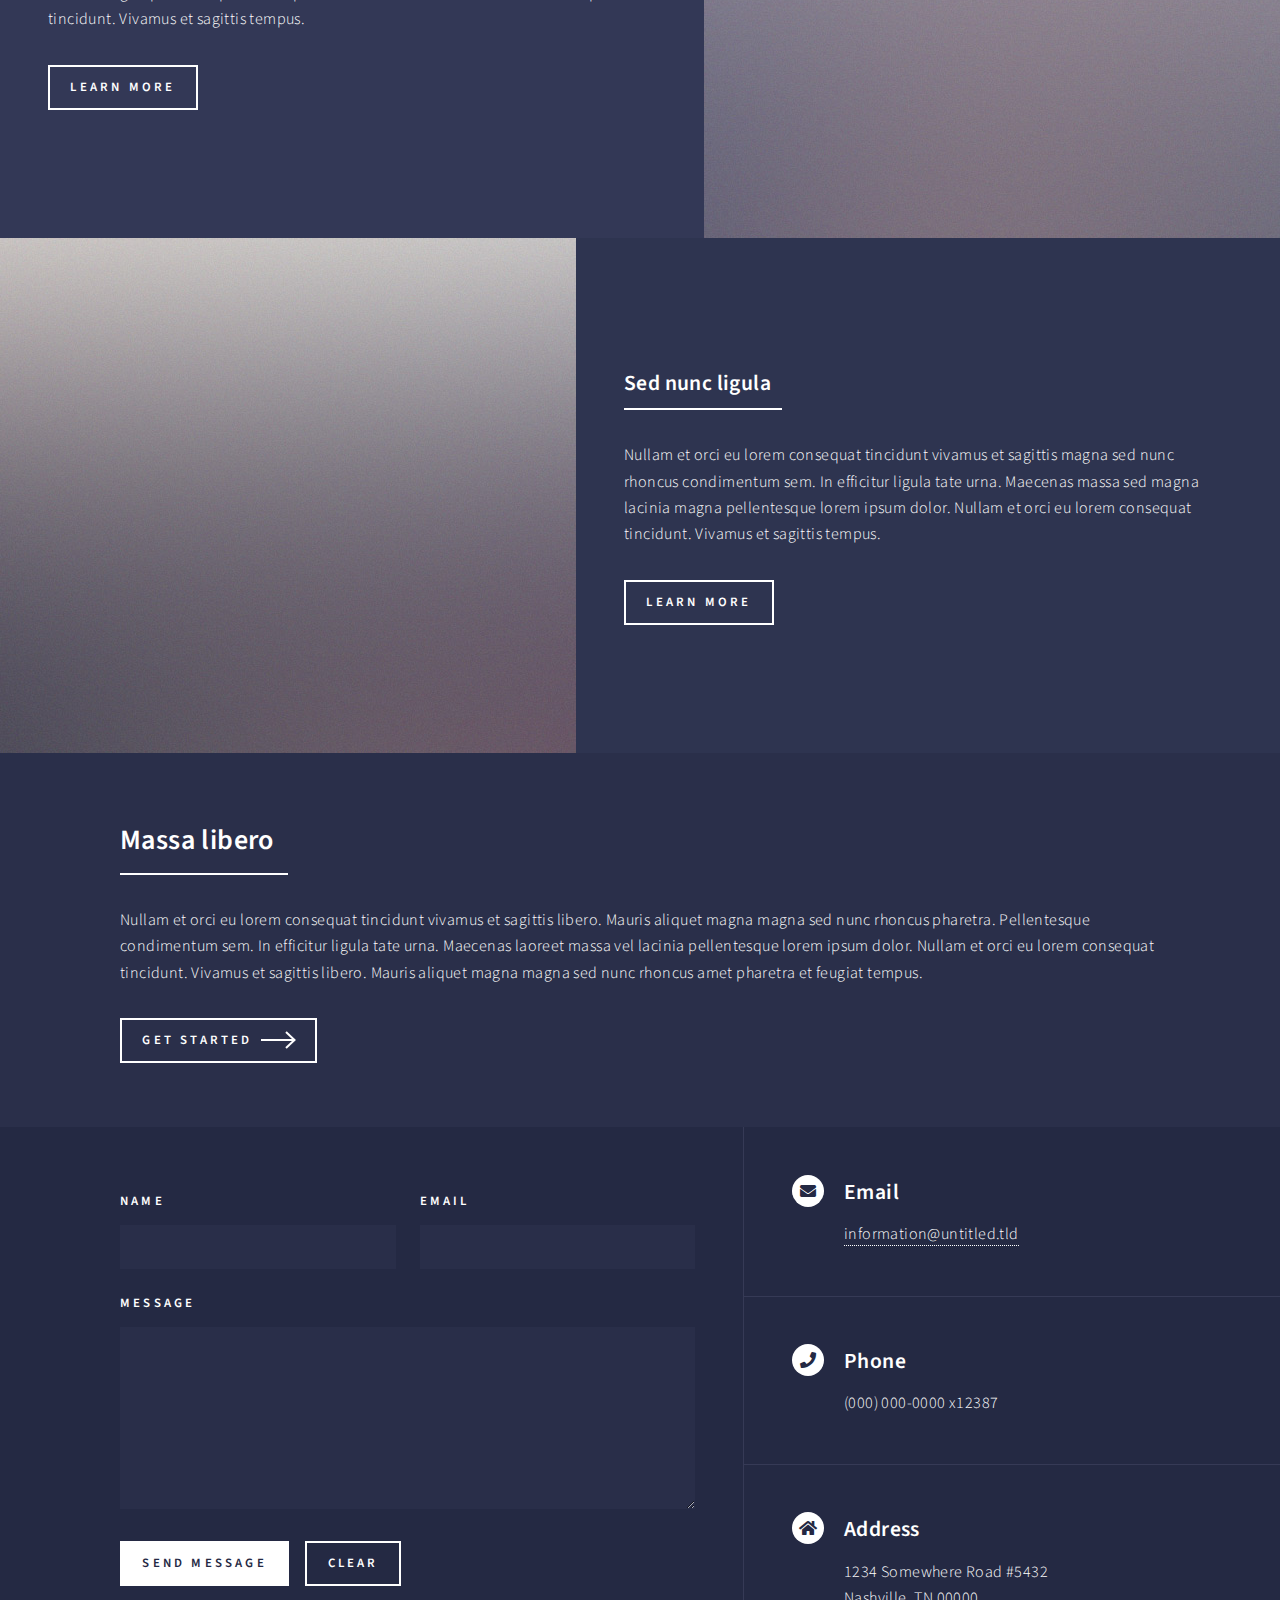
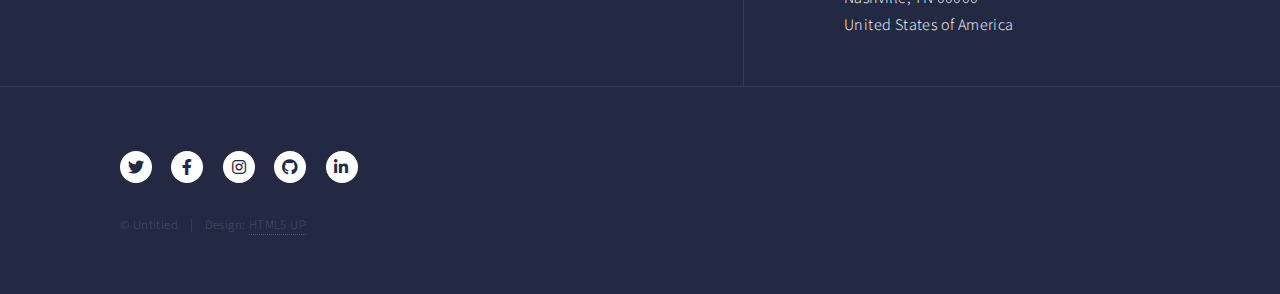
<file: landing.html>
<!DOCTYPE HTML>
<!--
	Forty by HTML5 UP
	html5up.net | @ajlkn
	Free for personal and commercial use under the CCA 3.0 license (html5up.net/license)
-->
<html>
	<head>
		<title>Landing - Forty by HTML5 UP</title>
		<meta charset="utf-8" />
		<meta name="viewport" content="width=device-width, initial-scale=1, user-scalable=no" />
		<link rel="stylesheet" href="assets/css/main.css" />
		<noscript><link rel="stylesheet" href="assets/css/noscript.css" /></noscript>
	</head>
	<body class="is-preload">

		<!-- Wrapper -->
			<div id="wrapper">

				<!-- Header -->
				<!-- Note: The "styleN" class below should match that of the banner element. -->
					<header id="header" class="alt style2">
						<a href="index.html" class="logo"><strong>Forty</strong> <span>by HTML5 UP</span></a>
						<nav>
							<a href="#menu">Menu</a>
						</nav>
					</header>

				<!-- Menu -->
					<nav id="menu">
						<ul class="links">
							<li><a href="index.html">Home</a></li>
							<li><a href="landing.html">Landing</a></li>
							<li><a href="generic.html">Generic</a></li>
							<li><a href="elements.html">Elements</a></li>
						</ul>
						<ul class="actions stacked">
							<li><a href="#" class="button primary fit">Get Started</a></li>
							<li><a href="#" class="button fit">Log In</a></li>
						</ul>
					</nav>

				<!-- Banner -->
				<!-- Note: The "styleN" class below should match that of the header element. -->
					<section id="banner" class="style2">
						<div class="inner">
							<span class="image">
								<img src="images/pic07.jpg" alt="" />
							</span>
							<header class="major">
								<h1>Landing</h1>
							</header>
							<div class="content">
								<p>Lorem ipsum dolor sit amet nullam consequat<br />
								sed veroeros. tempus adipiscing nulla.</p>
							</div>
						</div>
					</section>

				<!-- Main -->
					<div id="main">

						<!-- One -->
							<section id="one">
								<div class="inner">
									<header class="major">
										<h2>Sed amet aliquam</h2>
									</header>
									<p>Nullam et orci eu lorem consequat tincidunt vivamus et sagittis magna sed nunc rhoncus condimentum sem. In efficitur ligula tate urna. Maecenas massa vel lacinia pellentesque lorem ipsum dolor. Nullam et orci eu lorem consequat tincidunt. Vivamus et sagittis libero. Nullam et orci eu lorem consequat tincidunt vivamus et sagittis magna sed nunc rhoncus condimentum sem. In efficitur ligula tate urna.</p>
								</div>
							</section>

						<!-- Two -->
							<section id="two" class="spotlights">
								<section>
									<a href="generic.html" class="image">
										<img src="images/pic08.jpg" alt="" data-position="center center" />
									</a>
									<div class="content">
										<div class="inner">
											<header class="major">
												<h3>Orci maecenas</h3>
											</header>
											<p>Nullam et orci eu lorem consequat tincidunt vivamus et sagittis magna sed nunc rhoncus condimentum sem. In efficitur ligula tate urna. Maecenas massa sed magna lacinia magna pellentesque lorem ipsum dolor. Nullam et orci eu lorem consequat tincidunt. Vivamus et sagittis tempus.</p>
											<ul class="actions">
												<li><a href="generic.html" class="button">Learn more</a></li>
											</ul>
										</div>
									</div>
								</section>
								<section>
									<a href="generic.html" class="image">
										<img src="images/pic09.jpg" alt="" data-position="top center" />
									</a>
									<div class="content">
										<div class="inner">
											<header class="major">
												<h3>Rhoncus magna</h3>
											</header>
											<p>Nullam et orci eu lorem consequat tincidunt vivamus et sagittis magna sed nunc rhoncus condimentum sem. In efficitur ligula tate urna. Maecenas massa sed magna lacinia magna pellentesque lorem ipsum dolor. Nullam et orci eu lorem consequat tincidunt. Vivamus et sagittis tempus.</p>
											<ul class="actions">
												<li><a href="generic.html" class="button">Learn more</a></li>
											</ul>
										</div>
									</div>
								</section>
								<section>
									<a href="generic.html" class="image">
										<img src="images/pic10.jpg" alt="" data-position="25% 25%" />
									</a>
									<div class="content">
										<div class="inner">
											<header class="major">
												<h3>Sed nunc ligula</h3>
											</header>
											<p>Nullam et orci eu lorem consequat tincidunt vivamus et sagittis magna sed nunc rhoncus condimentum sem. In efficitur ligula tate urna. Maecenas massa sed magna lacinia magna pellentesque lorem ipsum dolor. Nullam et orci eu lorem consequat tincidunt. Vivamus et sagittis tempus.</p>
											<ul class="actions">
												<li><a href="generic.html" class="button">Learn more</a></li>
											</ul>
										</div>
									</div>
								</section>
							</section>

						<!-- Three -->
							<section id="three">
								<div class="inner">
									<header class="major">
										<h2>Massa libero</h2>
									</header>
									<p>Nullam et orci eu lorem consequat tincidunt vivamus et sagittis libero. Mauris aliquet magna magna sed nunc rhoncus pharetra. Pellentesque condimentum sem. In efficitur ligula tate urna. Maecenas laoreet massa vel lacinia pellentesque lorem ipsum dolor. Nullam et orci eu lorem consequat tincidunt. Vivamus et sagittis libero. Mauris aliquet magna magna sed nunc rhoncus amet pharetra et feugiat tempus.</p>
									<ul class="actions">
										<li><a href="generic.html" class="button next">Get Started</a></li>
									</ul>
								</div>
							</section>

					</div>

				<!-- Contact -->
					<section id="contact">
						<div class="inner">
							<section>
								<form method="post" action="#">
									<div class="fields">
										<div class="field half">
											<label for="name">Name</label>
											<input type="text" name="name" id="name" />
										</div>
										<div class="field half">
											<label for="email">Email</label>
											<input type="text" name="email" id="email" />
										</div>
										<div class="field">
											<label for="message">Message</label>
											<textarea name="message" id="message" rows="6"></textarea>
										</div>
									</div>
									<ul class="actions">
										<li><input type="submit" value="Send Message" class="primary" /></li>
										<li><input type="reset" value="Clear" /></li>
									</ul>
								</form>
							</section>
							<section class="split">
								<section>
									<div class="contact-method">
										<span class="icon solid alt fa-envelope"></span>
										<h3>Email</h3>
										<a href="#">information@untitled.tld</a>
									</div>
								</section>
								<section>
									<div class="contact-method">
										<span class="icon solid alt fa-phone"></span>
										<h3>Phone</h3>
										<span>(000) 000-0000 x12387</span>
									</div>
								</section>
								<section>
									<div class="contact-method">
										<span class="icon solid alt fa-home"></span>
										<h3>Address</h3>
										<span>1234 Somewhere Road #5432<br />
										Nashville, TN 00000<br />
										United States of America</span>
									</div>
								</section>
							</section>
						</div>
					</section>

				<!-- Footer -->
					<footer id="footer">
						<div class="inner">
							<ul class="icons">
								<li><a href="#" class="icon brands alt fa-twitter"><span class="label">Twitter</span></a></li>
								<li><a href="#" class="icon brands alt fa-facebook-f"><span class="label">Facebook</span></a></li>
								<li><a href="#" class="icon brands alt fa-instagram"><span class="label">Instagram</span></a></li>
								<li><a href="#" class="icon brands alt fa-github"><span class="label">GitHub</span></a></li>
								<li><a href="#" class="icon brands alt fa-linkedin-in"><span class="label">LinkedIn</span></a></li>
							</ul>
							<ul class="copyright">
								<li>&copy; Untitled</li><li>Design: <a href="https://html5up.net">HTML5 UP</a></li>
							</ul>
						</div>
					</footer>

			</div>

		<!-- Scripts -->
			<script src="assets/js/jquery.min.js"></script>
			<script src="assets/js/jquery.scrolly.min.js"></script>
			<script src="assets/js/jquery.scrollex.min.js"></script>
			<script src="assets/js/browser.min.js"></script>
			<script src="assets/js/breakpoints.min.js"></script>
			<script src="assets/js/util.js"></script>
			<script src="assets/js/main.js"></script>

	</body>
</html>
</file>
<file: assets/css/noscript.css>
/*
	Forty by HTML5 UP
	html5up.net | @ajlkn
	Free for personal and commercial use under the CCA 3.0 license (html5up.net/license)
*/

/* Banner */

	body.is-preload #banner:after {
		opacity: 0.85;
	}

	body.is-preload #banner > .inner {
		-moz-filter: none;
		-webkit-filter: none;
		-ms-filter: none;
		filter: none;
		-moz-transform: none;
		-webkit-transform: none;
		-ms-transform: none;
		transform: none;
		opacity: 1;
	}
</file>
<file: assets/css/main.css>
@import url(fontawesome-all.min.css);
@import url("https://fonts.googleapis.com/css?family=Source+Sans+Pro:300,300italic,600,600italic");

/*
	Forty by HTML5 UP
	html5up.net | @ajlkn
	Free for personal and commercial use under the CCA 3.0 license (html5up.net/license)
*/

html, body, div, span, applet, object,
iframe, h1, h2, h3, h4, h5, h6, p, blockquote,
pre, a, abbr, acronym, address, big, cite,
code, del, dfn, em, img, ins, kbd, q, s, samp,
small, strike, strong, sub, sup, tt, var, b,
u, i, center, dl, dt, dd, ol, ul, li, fieldset,
form, label, legend, table, caption, tbody,
tfoot, thead, tr, th, td, article, aside,
canvas, details, embed, figure, figcaption,
footer, header, hgroup, menu, nav, output, ruby,
section, summary, time, mark, audio, video {
	margin: 0;
	padding: 0;
	border: 0;
	font-size: 100%;
	font: inherit;
	vertical-align: baseline;}

article, aside, details, figcaption, figure,
footer, header, hgroup, menu, nav, section {
	display: block;}

body {
	line-height: 1;
}

ol, ul {
	list-style: none;
}

blockquote, q {
	quotes: none;
}

	blockquote:before, blockquote:after, q:before, q:after {
		content: '';
		content: none;
	}

table {
	border-collapse: collapse;
	border-spacing: 0;
}

body {
	-webkit-text-size-adjust: none;
}

mark {
	background-color: transparent;
	color: inherit;
}

input::-moz-focus-inner {
	border: 0;
	padding: 0;
}

input, select, textarea {
	-moz-appearance: none;
	-webkit-appearance: none;
	-ms-appearance: none;
	appearance: none;
}

/* Basic */

	@-ms-viewport {
		width: device-width;
	}

	body {
		-ms-overflow-style: scrollbar;
	}

	@media screen and (max-width: 480px) {

		html, body {
			min-width: 320px;
		}

	}

	html {
		box-sizing: border-box;
	}

	*, *:before, *:after {
		box-sizing: inherit;
	}

	body {
		background: #242943;
	}

		body.is-preload *, body.is-preload *:before, body.is-preload *:after {
			-moz-animation: none !important;
			-webkit-animation: none !important;
			-ms-animation: none !important;
			animation: none !important;
			-moz-transition: none !important;
			-webkit-transition: none !important;
			-ms-transition: none !important;
			transition: none !important;
		}

/* Type */

	body, input, select, textarea {
		color: #ffffff;
		font-family: "Source Sans Pro", Helvetica, sans-serif;
		font-size: 17pt;
		font-weight: 300;
		letter-spacing: 0.025em;
		line-height: 1.65;
	}

		@media screen and (max-width: 1680px) {

			body, input, select, textarea {
				font-size: 14pt;
			}

		}

		@media screen and (max-width: 1280px) {

			body, input, select, textarea {
				font-size: 12pt;
			}

		}

		@media screen and (max-width: 360px) {

			body, input, select, textarea {
				font-size: 11pt;
			}

		}

	a {
		-moz-transition: color 0.2s ease-in-out, border-bottom-color 0.2s ease-in-out;
		-webkit-transition: color 0.2s ease-in-out, border-bottom-color 0.2s ease-in-out;
		-ms-transition: color 0.2s ease-in-out, border-bottom-color 0.2s ease-in-out;
		transition: color 0.2s ease-in-out, border-bottom-color 0.2s ease-in-out;
		border-bottom: dotted 1px;
		color: inherit;
		text-decoration: none;
	}

		a:hover {
			border-bottom-color: transparent;
			color: #9bf1ff !important;
		}

		a:active {
			color: #53e3fb !important;
		}

	strong, b {
		color: #ffffff;
		font-weight: 600;
	}

	em, i {
		font-style: italic;
	}

	p {
		margin: 0 0 2em 0;
	}

	h1, h2, h3, h4, h5, h6 {
		color: #ffffff;
		font-weight: 600;
		line-height: 1.65;
		margin: 0 0 1em 0;
	}

		h1 a, h2 a, h3 a, h4 a, h5 a, h6 a {
			color: inherit;
			border-bottom: 0;
		}

	h1 {
		font-size: 2.5em;
	}

	h2 {
		font-size: 1.75em;
	}

	h3 {
		font-size: 1.35em;
	}

	h4 {
		font-size: 1.1em;
	}

	h5 {
		font-size: 0.9em;
	}

	h6 {
		font-size: 0.7em;
	}

	@media screen and (max-width: 736px) {

		h1 {
			font-size: 2em;
		}

		h2 {
			font-size: 1.5em;
		}

		h3 {
			font-size: 1.25em;
		}

	}

	sub {
		font-size: 0.8em;
		position: relative;
		top: 0.5em;
	}

	sup {
		font-size: 0.8em;
		position: relative;
		top: -0.5em;
	}

	blockquote {
		border-left: solid 4px rgba(212, 212, 255, 0.1);
		font-style: italic;
		margin: 0 0 2em 0;
		padding: 0.5em 0 0.5em 2em;
	}

	code {
		background: rgba(212, 212, 255, 0.035);
		font-family: "Courier New", monospace;
		font-size: 0.9em;
		margin: 0 0.25em;
		padding: 0.25em 0.65em;
	}

	pre {
		-webkit-overflow-scrolling: touch;
		font-family: "Courier New", monospace;
		font-size: 0.9em;
		margin: 0 0 2em 0;
	}

		pre code {
			display: block;
			line-height: 1.75;
			padding: 1em 1.5em;
			overflow-x: auto;
		}

	hr {
		border: 0;
		border-bottom: solid 1px rgba(212, 212, 255, 0.1);
		margin: 2em 0;
	}

		hr.major {
			margin: 3em 0;
		}

	.align-left {
		text-align: left;
	}

	.align-center {
		text-align: center;
	}

	.align-right {
		text-align: right;
	}

/* Row */

	.row {
		display: flex;
		flex-wrap: wrap;
		box-sizing: border-box;
		align-items: stretch;
	}

		.row > * {
			box-sizing: border-box;
		}

		.row.gtr-uniform > * > :last-child {
			margin-bottom: 0;
		}

		.row.aln-left {
			justify-content: flex-start;
		}

		.row.aln-center {
			justify-content: center;
		}

		.row.aln-right {
			justify-content: flex-end;
		}

		.row.aln-top {
			align-items: flex-start;
		}

		.row.aln-middle {
			align-items: center;
		}

		.row.aln-bottom {
			align-items: flex-end;
		}

		.row > .imp {
			order: -1;
		}

		.row > .col-1 {
			width: 8.33333%;
		}

		.row > .off-1 {
			margin-left: 8.33333%;
		}

		.row > .col-2 {
			width: 16.66667%;
		}

		.row > .off-2 {
			margin-left: 16.66667%;
		}

		.row > .col-3 {
			width: 25%;
		}

		.row > .off-3 {
			margin-left: 25%;
		}

		.row > .col-4 {
			width: 33.33333%;
		}

		.row > .off-4 {
			margin-left: 33.33333%;
		}

		.row > .col-5 {
			width: 41.66667%;
		}

		.row > .off-5 {
			margin-left: 41.66667%;
		}

		.row > .col-6 {
			width: 50%;
		}

		.row > .off-6 {
			margin-left: 50%;
		}

		.row > .col-7 {
			width: 58.33333%;
		}

		.row > .off-7 {
			margin-left: 58.33333%;
		}

		.row > .col-8 {
			width: 66.66667%;
		}

		.row > .off-8 {
			margin-left: 66.66667%;
		}

		.row > .col-9 {
			width: 75%;
		}

		.row > .off-9 {
			margin-left: 75%;
		}

		.row > .col-10 {
			width: 83.33333%;
		}

		.row > .off-10 {
			margin-left: 83.33333%;
		}

		.row > .col-11 {
			width: 91.66667%;
		}

		.row > .off-11 {
			margin-left: 91.66667%;
		}

		.row > .col-12 {
			width: 100%;
		}

		.row > .off-12 {
			margin-left: 100%;
		}

		.row.gtr-0 {
			margin-top: 0;
			margin-left: 0em;
		}

			.row.gtr-0 > * {
				padding: 0 0 0 0em;
			}

			.row.gtr-0.gtr-uniform {
				margin-top: 0em;
			}

				.row.gtr-0.gtr-uniform > * {
					padding-top: 0em;
				}

		.row.gtr-25 {
			margin-top: 0;
			margin-left: -0.5em;
		}

			.row.gtr-25 > * {
				padding: 0 0 0 0.5em;
			}

			.row.gtr-25.gtr-uniform {
				margin-top: -0.5em;
			}

				.row.gtr-25.gtr-uniform > * {
					padding-top: 0.5em;
				}

		.row.gtr-50 {
			margin-top: 0;
			margin-left: -1em;
		}

			.row.gtr-50 > * {
				padding: 0 0 0 1em;
			}

			.row.gtr-50.gtr-uniform {
				margin-top: -1em;
			}

				.row.gtr-50.gtr-uniform > * {
					padding-top: 1em;
				}

		.row {
			margin-top: 0;
			margin-left: -2em;
		}

			.row > * {
				padding: 0 0 0 2em;
			}

			.row.gtr-uniform {
				margin-top: -2em;
			}

				.row.gtr-uniform > * {
					padding-top: 2em;
				}

		.row.gtr-150 {
			margin-top: 0;
			margin-left: -3em;
		}

			.row.gtr-150 > * {
				padding: 0 0 0 3em;
			}

			.row.gtr-150.gtr-uniform {
				margin-top: -3em;
			}

				.row.gtr-150.gtr-uniform > * {
					padding-top: 3em;
				}

		.row.gtr-200 {
			margin-top: 0;
			margin-left: -4em;
		}

			.row.gtr-200 > * {
				padding: 0 0 0 4em;
			}

			.row.gtr-200.gtr-uniform {
				margin-top: -4em;
			}

				.row.gtr-200.gtr-uniform > * {
					padding-top: 4em;
				}

		@media screen and (max-width: 1680px) {

			.row {
				display: flex;
				flex-wrap: wrap;
				box-sizing: border-box;
				align-items: stretch;
			}

				.row > * {
					box-sizing: border-box;
				}

				.row.gtr-uniform > * > :last-child {
					margin-bottom: 0;
				}

				.row.aln-left {
					justify-content: flex-start;
				}

				.row.aln-center {
					justify-content: center;
				}

				.row.aln-right {
					justify-content: flex-end;
				}

				.row.aln-top {
					align-items: flex-start;
				}

				.row.aln-middle {
					align-items: center;
				}

				.row.aln-bottom {
					align-items: flex-end;
				}

				.row > .imp-xlarge {
					order: -1;
				}

				.row > .col-1-xlarge {
					width: 8.33333%;
				}

				.row > .off-1-xlarge {
					margin-left: 8.33333%;
				}

				.row > .col-2-xlarge {
					width: 16.66667%;
				}

				.row > .off-2-xlarge {
					margin-left: 16.66667%;
				}

				.row > .col-3-xlarge {
					width: 25%;
				}

				.row > .off-3-xlarge {
					margin-left: 25%;
				}

				.row > .col-4-xlarge {
					width: 33.33333%;
				}

				.row > .off-4-xlarge {
					margin-left: 33.33333%;
				}

				.row > .col-5-xlarge {
					width: 41.66667%;
				}

				.row > .off-5-xlarge {
					margin-left: 41.66667%;
				}

				.row > .col-6-xlarge {
					width: 50%;
				}

				.row > .off-6-xlarge {
					margin-left: 50%;
				}

				.row > .col-7-xlarge {
					width: 58.33333%;
				}

				.row > .off-7-xlarge {
					margin-left: 58.33333%;
				}

				.row > .col-8-xlarge {
					width: 66.66667%;
				}

				.row > .off-8-xlarge {
					margin-left: 66.66667%;
				}

				.row > .col-9-xlarge {
					width: 75%;
				}

				.row > .off-9-xlarge {
					margin-left: 75%;
				}

				.row > .col-10-xlarge {
					width: 83.33333%;
				}

				.row > .off-10-xlarge {
					margin-left: 83.33333%;
				}

				.row > .col-11-xlarge {
					width: 91.66667%;
				}

				.row > .off-11-xlarge {
					margin-left: 91.66667%;
				}

				.row > .col-12-xlarge {
					width: 100%;
				}

				.row > .off-12-xlarge {
					margin-left: 100%;
				}

				.row.gtr-0 {
					margin-top: 0;
					margin-left: 0em;
				}

					.row.gtr-0 > * {
						padding: 0 0 0 0em;
					}

					.row.gtr-0.gtr-uniform {
						margin-top: 0em;
					}

						.row.gtr-0.gtr-uniform > * {
							padding-top: 0em;
						}

				.row.gtr-25 {
					margin-top: 0;
					margin-left: -0.5em;
				}

					.row.gtr-25 > * {
						padding: 0 0 0 0.5em;
					}

					.row.gtr-25.gtr-uniform {
						margin-top: -0.5em;
					}

						.row.gtr-25.gtr-uniform > * {
							padding-top: 0.5em;
						}

				.row.gtr-50 {
					margin-top: 0;
					margin-left: -1em;
				}

					.row.gtr-50 > * {
						padding: 0 0 0 1em;
					}

					.row.gtr-50.gtr-uniform {
						margin-top: -1em;
					}

						.row.gtr-50.gtr-uniform > * {
							padding-top: 1em;
						}

				.row {
					margin-top: 0;
					margin-left: -2em;
				}

					.row > * {
						padding: 0 0 0 2em;
					}

					.row.gtr-uniform {
						margin-top: -2em;
					}

						.row.gtr-uniform > * {
							padding-top: 2em;
						}

				.row.gtr-150 {
					margin-top: 0;
					margin-left: -3em;
				}

					.row.gtr-150 > * {
						padding: 0 0 0 3em;
					}

					.row.gtr-150.gtr-uniform {
						margin-top: -3em;
					}

						.row.gtr-150.gtr-uniform > * {
							padding-top: 3em;
						}

				.row.gtr-200 {
					margin-top: 0;
					margin-left: -4em;
				}

					.row.gtr-200 > * {
						padding: 0 0 0 4em;
					}

					.row.gtr-200.gtr-uniform {
						margin-top: -4em;
					}

						.row.gtr-200.gtr-uniform > * {
							padding-top: 4em;
						}

		}

		@media screen and (max-width: 1280px) {

			.row {
				display: flex;
				flex-wrap: wrap;
				box-sizing: border-box;
				align-items: stretch;
			}

				.row > * {
					box-sizing: border-box;
				}

				.row.gtr-uniform > * > :last-child {
					margin-bottom: 0;
				}

				.row.aln-left {
					justify-content: flex-start;
				}

				.row.aln-center {
					justify-content: center;
				}

				.row.aln-right {
					justify-content: flex-end;
				}

				.row.aln-top {
					align-items: flex-start;
				}

				.row.aln-middle {
					align-items: center;
				}

				.row.aln-bottom {
					align-items: flex-end;
				}

				.row > .imp-large {
					order: -1;
				}

				.row > .col-1-large {
					width: 8.33333%;
				}

				.row > .off-1-large {
					margin-left: 8.33333%;
				}

				.row > .col-2-large {
					width: 16.66667%;
				}

				.row > .off-2-large {
					margin-left: 16.66667%;
				}

				.row > .col-3-large {
					width: 25%;
				}

				.row > .off-3-large {
					margin-left: 25%;
				}

				.row > .col-4-large {
					width: 33.33333%;
				}

				.row > .off-4-large {
					margin-left: 33.33333%;
				}

				.row > .col-5-large {
					width: 41.66667%;
				}

				.row > .off-5-large {
					margin-left: 41.66667%;
				}

				.row > .col-6-large {
					width: 50%;
				}

				.row > .off-6-large {
					margin-left: 50%;
				}

				.row > .col-7-large {
					width: 58.33333%;
				}

				.row > .off-7-large {
					margin-left: 58.33333%;
				}

				.row > .col-8-large {
					width: 66.66667%;
				}

				.row > .off-8-large {
					margin-left: 66.66667%;
				}

				.row > .col-9-large {
					width: 75%;
				}

				.row > .off-9-large {
					margin-left: 75%;
				}

				.row > .col-10-large {
					width: 83.33333%;
				}

				.row > .off-10-large {
					margin-left: 83.33333%;
				}

				.row > .col-11-large {
					width: 91.66667%;
				}

				.row > .off-11-large {
					margin-left: 91.66667%;
				}

				.row > .col-12-large {
					width: 100%;
				}

				.row > .off-12-large {
					margin-left: 100%;
				}

				.row.gtr-0 {
					margin-top: 0;
					margin-left: 0em;
				}

					.row.gtr-0 > * {
						padding: 0 0 0 0em;
					}

					.row.gtr-0.gtr-uniform {
						margin-top: 0em;
					}

						.row.gtr-0.gtr-uniform > * {
							padding-top: 0em;
						}

				.row.gtr-25 {
					margin-top: 0;
					margin-left: -0.375em;
				}

					.row.gtr-25 > * {
						padding: 0 0 0 0.375em;
					}

					.row.gtr-25.gtr-uniform {
						margin-top: -0.375em;
					}

						.row.gtr-25.gtr-uniform > * {
							padding-top: 0.375em;
						}

				.row.gtr-50 {
					margin-top: 0;
					margin-left: -0.75em;
				}

					.row.gtr-50 > * {
						padding: 0 0 0 0.75em;
					}

					.row.gtr-50.gtr-uniform {
						margin-top: -0.75em;
					}

						.row.gtr-50.gtr-uniform > * {
							padding-top: 0.75em;
						}

				.row {
					margin-top: 0;
					margin-left: -1.5em;
				}

					.row > * {
						padding: 0 0 0 1.5em;
					}

					.row.gtr-uniform {
						margin-top: -1.5em;
					}

						.row.gtr-uniform > * {
							padding-top: 1.5em;
						}

				.row.gtr-150 {
					margin-top: 0;
					margin-left: -2.25em;
				}

					.row.gtr-150 > * {
						padding: 0 0 0 2.25em;
					}

					.row.gtr-150.gtr-uniform {
						margin-top: -2.25em;
					}

						.row.gtr-150.gtr-uniform > * {
							padding-top: 2.25em;
						}

				.row.gtr-200 {
					margin-top: 0;
					margin-left: -3em;
				}

					.row.gtr-200 > * {
						padding: 0 0 0 3em;
					}

					.row.gtr-200.gtr-uniform {
						margin-top: -3em;
					}

						.row.gtr-200.gtr-uniform > * {
							padding-top: 3em;
						}

		}

		@media screen and (max-width: 980px) {

			.row {
				display: flex;
				flex-wrap: wrap;
				box-sizing: border-box;
				align-items: stretch;
			}

				.row > * {
					box-sizing: border-box;
				}

				.row.gtr-uniform > * > :last-child {
					margin-bottom: 0;
				}

				.row.aln-left {
					justify-content: flex-start;
				}

				.row.aln-center {
					justify-content: center;
				}

				.row.aln-right {
					justify-content: flex-end;
				}

				.row.aln-top {
					align-items: flex-start;
				}

				.row.aln-middle {
					align-items: center;
				}

				.row.aln-bottom {
					align-items: flex-end;
				}

				.row > .imp-medium {
					order: -1;
				}

				.row > .col-1-medium {
					width: 8.33333%;
				}

				.row > .off-1-medium {
					margin-left: 8.33333%;
				}

				.row > .col-2-medium {
					width: 16.66667%;
				}

				.row > .off-2-medium {
					margin-left: 16.66667%;
				}

				.row > .col-3-medium {
					width: 25%;
				}

				.row > .off-3-medium {
					margin-left: 25%;
				}

				.row > .col-4-medium {
					width: 33.33333%;
				}

				.row > .off-4-medium {
					margin-left: 33.33333%;
				}

				.row > .col-5-medium {
					width: 41.66667%;
				}

				.row > .off-5-medium {
					margin-left: 41.66667%;
				}

				.row > .col-6-medium {
					width: 50%;
				}

				.row > .off-6-medium {
					margin-left: 50%;
				}

				.row > .col-7-medium {
					width: 58.33333%;
				}

				.row > .off-7-medium {
					margin-left: 58.33333%;
				}

				.row > .col-8-medium {
					width: 66.66667%;
				}

				.row > .off-8-medium {
					margin-left: 66.66667%;
				}

				.row > .col-9-medium {
					width: 75%;
				}

				.row > .off-9-medium {
					margin-left: 75%;
				}

				.row > .col-10-medium {
					width: 83.33333%;
				}

				.row > .off-10-medium {
					margin-left: 83.33333%;
				}

				.row > .col-11-medium {
					width: 91.66667%;
				}

				.row > .off-11-medium {
					margin-left: 91.66667%;
				}

				.row > .col-12-medium {
					width: 100%;
				}

				.row > .off-12-medium {
					margin-left: 100%;
				}

				.row.gtr-0 {
					margin-top: 0;
					margin-left: 0em;
				}

					.row.gtr-0 > * {
						padding: 0 0 0 0em;
					}

					.row.gtr-0.gtr-uniform {
						margin-top: 0em;
					}

						.row.gtr-0.gtr-uniform > * {
							padding-top: 0em;
						}

				.row.gtr-25 {
					margin-top: 0;
					margin-left: -0.375em;
				}

					.row.gtr-25 > * {
						padding: 0 0 0 0.375em;
					}

					.row.gtr-25.gtr-uniform {
						margin-top: -0.375em;
					}

						.row.gtr-25.gtr-uniform > * {
							padding-top: 0.375em;
						}

				.row.gtr-50 {
					margin-top: 0;
					margin-left: -0.75em;
				}

					.row.gtr-50 > * {
						padding: 0 0 0 0.75em;
					}

					.row.gtr-50.gtr-uniform {
						margin-top: -0.75em;
					}

						.row.gtr-50.gtr-uniform > * {
							padding-top: 0.75em;
						}

				.row {
					margin-top: 0;
					margin-left: -1.5em;
				}

					.row > * {
						padding: 0 0 0 1.5em;
					}

					.row.gtr-uniform {
						margin-top: -1.5em;
					}

						.row.gtr-uniform > * {
							padding-top: 1.5em;
						}

				.row.gtr-150 {
					margin-top: 0;
					margin-left: -2.25em;
				}

					.row.gtr-150 > * {
						padding: 0 0 0 2.25em;
					}

					.row.gtr-150.gtr-uniform {
						margin-top: -2.25em;
					}

						.row.gtr-150.gtr-uniform > * {
							padding-top: 2.25em;
						}

				.row.gtr-200 {
					margin-top: 0;
					margin-left: -3em;
				}

					.row.gtr-200 > * {
						padding: 0 0 0 3em;
					}

					.row.gtr-200.gtr-uniform {
						margin-top: -3em;
					}

						.row.gtr-200.gtr-uniform > * {
							padding-top: 3em;
						}

		}

		@media screen and (max-width: 736px) {

			.row {
				display: flex;
				flex-wrap: wrap;
				box-sizing: border-box;
				align-items: stretch;
			}

				.row > * {
					box-sizing: border-box;
				}

				.row.gtr-uniform > * > :last-child {
					margin-bottom: 0;
				}

				.row.aln-left {
					justify-content: flex-start;
				}

				.row.aln-center {
					justify-content: center;
				}

				.row.aln-right {
					justify-content: flex-end;
				}

				.row.aln-top {
					align-items: flex-start;
				}

				.row.aln-middle {
					align-items: center;
				}

				.row.aln-bottom {
					align-items: flex-end;
				}

				.row > .imp-small {
					order: -1;
				}

				.row > .col-1-small {
					width: 8.33333%;
				}

				.row > .off-1-small {
					margin-left: 8.33333%;
				}

				.row > .col-2-small {
					width: 16.66667%;
				}

				.row > .off-2-small {
					margin-left: 16.66667%;
				}

				.row > .col-3-small {
					width: 25%;
				}

				.row > .off-3-small {
					margin-left: 25%;
				}

				.row > .col-4-small {
					width: 33.33333%;
				}

				.row > .off-4-small {
					margin-left: 33.33333%;
				}

				.row > .col-5-small {
					width: 41.66667%;
				}

				.row > .off-5-small {
					margin-left: 41.66667%;
				}

				.row > .col-6-small {
					width: 50%;
				}

				.row > .off-6-small {
					margin-left: 50%;
				}

				.row > .col-7-small {
					width: 58.33333%;
				}

				.row > .off-7-small {
					margin-left: 58.33333%;
				}

				.row > .col-8-small {
					width: 66.66667%;
				}

				.row > .off-8-small {
					margin-left: 66.66667%;
				}

				.row > .col-9-small {
					width: 75%;
				}

				.row > .off-9-small {
					margin-left: 75%;
				}

				.row > .col-10-small {
					width: 83.33333%;
				}

				.row > .off-10-small {
					margin-left: 83.33333%;
				}

				.row > .col-11-small {
					width: 91.66667%;
				}

				.row > .off-11-small {
					margin-left: 91.66667%;
				}

				.row > .col-12-small {
					width: 100%;
				}

				.row > .off-12-small {
					margin-left: 100%;
				}

				.row.gtr-0 {
					margin-top: 0;
					margin-left: 0em;
				}

					.row.gtr-0 > * {
						padding: 0 0 0 0em;
					}

					.row.gtr-0.gtr-uniform {
						margin-top: 0em;
					}

						.row.gtr-0.gtr-uniform > * {
							padding-top: 0em;
						}

				.row.gtr-25 {
					margin-top: 0;
					margin-left: -0.3125em;
				}

					.row.gtr-25 > * {
						padding: 0 0 0 0.3125em;
					}

					.row.gtr-25.gtr-uniform {
						margin-top: -0.3125em;
					}

						.row.gtr-25.gtr-uniform > * {
							padding-top: 0.3125em;
						}

				.row.gtr-50 {
					margin-top: 0;
					margin-left: -0.625em;
				}

					.row.gtr-50 > * {
						padding: 0 0 0 0.625em;
					}

					.row.gtr-50.gtr-uniform {
						margin-top: -0.625em;
					}

						.row.gtr-50.gtr-uniform > * {
							padding-top: 0.625em;
						}

				.row {
					margin-top: 0;
					margin-left: -1.25em;
				}

					.row > * {
						padding: 0 0 0 1.25em;
					}

					.row.gtr-uniform {
						margin-top: -1.25em;
					}

						.row.gtr-uniform > * {
							padding-top: 1.25em;
						}

				.row.gtr-150 {
					margin-top: 0;
					margin-left: -1.875em;
				}

					.row.gtr-150 > * {
						padding: 0 0 0 1.875em;
					}

					.row.gtr-150.gtr-uniform {
						margin-top: -1.875em;
					}

						.row.gtr-150.gtr-uniform > * {
							padding-top: 1.875em;
						}

				.row.gtr-200 {
					margin-top: 0;
					margin-left: -2.5em;
				}

					.row.gtr-200 > * {
						padding: 0 0 0 2.5em;
					}

					.row.gtr-200.gtr-uniform {
						margin-top: -2.5em;
					}

						.row.gtr-200.gtr-uniform > * {
							padding-top: 2.5em;
						}

		}

		@media screen and (max-width: 480px) {

			.row {
				display: flex;
				flex-wrap: wrap;
				box-sizing: border-box;
				align-items: stretch;
			}

				.row > * {
					box-sizing: border-box;
				}

				.row.gtr-uniform > * > :last-child {
					margin-bottom: 0;
				}

				.row.aln-left {
					justify-content: flex-start;
				}

				.row.aln-center {
					justify-content: center;
				}

				.row.aln-right {
					justify-content: flex-end;
				}

				.row.aln-top {
					align-items: flex-start;
				}

				.row.aln-middle {
					align-items: center;
				}

				.row.aln-bottom {
					align-items: flex-end;
				}

				.row > .imp-xsmall {
					order: -1;
				}

				.row > .col-1-xsmall {
					width: 8.33333%;
				}

				.row > .off-1-xsmall {
					margin-left: 8.33333%;
				}

				.row > .col-2-xsmall {
					width: 16.66667%;
				}

				.row > .off-2-xsmall {
					margin-left: 16.66667%;
				}

				.row > .col-3-xsmall {
					width: 25%;
				}

				.row > .off-3-xsmall {
					margin-left: 25%;
				}

				.row > .col-4-xsmall {
					width: 33.33333%;
				}

				.row > .off-4-xsmall {
					margin-left: 33.33333%;
				}

				.row > .col-5-xsmall {
					width: 41.66667%;
				}

				.row > .off-5-xsmall {
					margin-left: 41.66667%;
				}

				.row > .col-6-xsmall {
					width: 50%;
				}

				.row > .off-6-xsmall {
					margin-left: 50%;
				}

				.row > .col-7-xsmall {
					width: 58.33333%;
				}

				.row > .off-7-xsmall {
					margin-left: 58.33333%;
				}

				.row > .col-8-xsmall {
					width: 66.66667%;
				}

				.row > .off-8-xsmall {
					margin-left: 66.66667%;
				}

				.row > .col-9-xsmall {
					width: 75%;
				}

				.row > .off-9-xsmall {
					margin-left: 75%;
				}

				.row > .col-10-xsmall {
					width: 83.33333%;
				}

				.row > .off-10-xsmall {
					margin-left: 83.33333%;
				}

				.row > .col-11-xsmall {
					width: 91.66667%;
				}

				.row > .off-11-xsmall {
					margin-left: 91.66667%;
				}

				.row > .col-12-xsmall {
					width: 100%;
				}

				.row > .off-12-xsmall {
					margin-left: 100%;
				}

				.row.gtr-0 {
					margin-top: 0;
					margin-left: 0em;
				}

					.row.gtr-0 > * {
						padding: 0 0 0 0em;
					}

					.row.gtr-0.gtr-uniform {
						margin-top: 0em;
					}

						.row.gtr-0.gtr-uniform > * {
							padding-top: 0em;
						}

				.row.gtr-25 {
					margin-top: 0;
					margin-left: -0.3125em;
				}

					.row.gtr-25 > * {
						padding: 0 0 0 0.3125em;
					}

					.row.gtr-25.gtr-uniform {
						margin-top: -0.3125em;
					}

						.row.gtr-25.gtr-uniform > * {
							padding-top: 0.3125em;
						}

				.row.gtr-50 {
					margin-top: 0;
					margin-left: -0.625em;
				}

					.row.gtr-50 > * {
						padding: 0 0 0 0.625em;
					}

					.row.gtr-50.gtr-uniform {
						margin-top: -0.625em;
					}

						.row.gtr-50.gtr-uniform > * {
							padding-top: 0.625em;
						}

				.row {
					margin-top: 0;
					margin-left: -1.25em;
				}

					.row > * {
						padding: 0 0 0 1.25em;
					}

					.row.gtr-uniform {
						margin-top: -1.25em;
					}

						.row.gtr-uniform > * {
							padding-top: 1.25em;
						}

				.row.gtr-150 {
					margin-top: 0;
					margin-left: -1.875em;
				}

					.row.gtr-150 > * {
						padding: 0 0 0 1.875em;
					}

					.row.gtr-150.gtr-uniform {
						margin-top: -1.875em;
					}

						.row.gtr-150.gtr-uniform > * {
							padding-top: 1.875em;
						}

				.row.gtr-200 {
					margin-top: 0;
					margin-left: -2.5em;
				}

					.row.gtr-200 > * {
						padding: 0 0 0 2.5em;
					}

					.row.gtr-200.gtr-uniform {
						margin-top: -2.5em;
					}

						.row.gtr-200.gtr-uniform > * {
							padding-top: 2.5em;
						}

		}

/* Section/Article */

	section.special, article.special {
		text-align: center;
	}

	header.major {
		width: -moz-max-content;
		width: -webkit-max-content;
		width: -ms-max-content;
		width: max-content;
		margin-bottom: 2em;
	}

		header.major > :first-child {
			margin-bottom: 0;
			width: calc(100% + 0.5em);
		}

			header.major > :first-child:after {
				content: '';
				background-color: #ffffff;
				display: block;
				height: 2px;
				margin: 0.325em 0 0.5em 0;
				width: 100%;
			}

		header.major > p {
			font-size: 0.7em;
			font-weight: 600;
			letter-spacing: 0.25em;
			margin-bottom: 0;
			text-transform: uppercase;
		}

		body.is-ie header.major > :first-child:after {
			max-width: 9em;
		}

		body.is-ie header.major > h1:after {
			max-width: 100% !important;
		}

	@media screen and (max-width: 736px) {

		header.major > p br {
			display: none;
		}

	}

/* Form */

	form {
		margin: 0 0 2em 0;
	}

		form > :last-child {
			margin-bottom: 0;
		}

		form > .fields {
			display: -moz-flex;
			display: -webkit-flex;
			display: -ms-flex;
			display: flex;
			-moz-flex-wrap: wrap;
			-webkit-flex-wrap: wrap;
			-ms-flex-wrap: wrap;
			flex-wrap: wrap;
			width: calc(100% + 3em);
			margin: -1.5em 0 2em -1.5em;
		}

			form > .fields > .field {
				-moz-flex-grow: 0;
				-webkit-flex-grow: 0;
				-ms-flex-grow: 0;
				flex-grow: 0;
				-moz-flex-shrink: 0;
				-webkit-flex-shrink: 0;
				-ms-flex-shrink: 0;
				flex-shrink: 0;
				padding: 1.5em 0 0 1.5em;
				width: calc(100% - 1.5em);
			}

				form > .fields > .field.half {
					width: calc(50% - 0.75em);
				}

				form > .fields > .field.third {
					width: calc(100%/3 - 0.5em);
				}

				form > .fields > .field.quarter {
					width: calc(25% - 0.375em);
				}

		@media screen and (max-width: 480px) {

			form > .fields {
				width: calc(100% + 3em);
				margin: -1.5em 0 2em -1.5em;
			}

				form > .fields > .field {
					padding: 1.5em 0 0 1.5em;
					width: calc(100% - 1.5em);
				}

					form > .fields > .field.half {
						width: calc(100% - 1.5em);
					}

					form > .fields > .field.third {
						width: calc(100% - 1.5em);
					}

					form > .fields > .field.quarter {
						width: calc(100% - 1.5em);
					}

		}

	label {
		color: #ffffff;
		display: block;
		font-size: 0.8em;
		font-weight: 600;
		letter-spacing: 0.25em;
		margin: 0 0 1em 0;
		text-transform: uppercase;
	}

	input[type="text"],
	input[type="password"],
	input[type="email"],
	input[type="tel"],
	input[type="search"],
	input[type="url"],
	select,
	textarea {
		-moz-appearance: none;
		-webkit-appearance: none;
		-ms-appearance: none;
		appearance: none;
		background: rgba(212, 212, 255, 0.035);
		border: none;
		border-radius: 0;
		color: inherit;
		display: block;
		outline: 0;
		padding: 0 1em;
		text-decoration: none;
		width: 100%;
	}

		input[type="text"]:invalid,
		input[type="password"]:invalid,
		input[type="email"]:invalid,
		input[type="tel"]:invalid,
		input[type="search"]:invalid,
		input[type="url"]:invalid,
		select:invalid,
		textarea:invalid {
			box-shadow: none;
		}

		input[type="text"]:focus,
		input[type="password"]:focus,
		input[type="email"]:focus,
		input[type="tel"]:focus,
		input[type="search"]:focus,
		input[type="url"]:focus,
		select:focus,
		textarea:focus {
			border-color: #9bf1ff;
			box-shadow: 0 0 0 2px #9bf1ff;
		}

	select {
		background-image: url("data:image/svg+xml;charset=utf8,%3Csvg xmlns='http://www.w3.org/2000/svg' width='40' height='40' preserveAspectRatio='none' viewBox='0 0 40 40'%3E%3Cpath d='M9.4,12.3l10.4,10.4l10.4-10.4c0.2-0.2,0.5-0.4,0.9-0.4c0.3,0,0.6,0.1,0.9,0.4l3.3,3.3c0.2,0.2,0.4,0.5,0.4,0.9 c0,0.4-0.1,0.6-0.4,0.9L20.7,31.9c-0.2,0.2-0.5,0.4-0.9,0.4c-0.3,0-0.6-0.1-0.9-0.4L4.3,17.3c-0.2-0.2-0.4-0.5-0.4-0.9 c0-0.4,0.1-0.6,0.4-0.9l3.3-3.3c0.2-0.2,0.5-0.4,0.9-0.4S9.1,12.1,9.4,12.3z' fill='rgba(212, 212, 255, 0.1)' /%3E%3C/svg%3E");
		background-size: 1.25rem;
		background-repeat: no-repeat;
		background-position: calc(100% - 1rem) center;
		height: 2.75em;
		padding-right: 2.75em;
		text-overflow: ellipsis;
	}

		select option {
			color: #ffffff;
			background: #242943;
		}

		select:focus::-ms-value {
			background-color: transparent;
		}

		select::-ms-expand {
			display: none;
		}

	input[type="text"],
	input[type="password"],
	input[type="email"],
	input[type="tel"],
	input[type="search"],
	input[type="url"],
	select {
		height: 2.75em;
	}

	textarea {
		padding: 0.75em 1em;
	}

	input[type="checkbox"],
	input[type="radio"] {
		-moz-appearance: none;
		-webkit-appearance: none;
		-ms-appearance: none;
		appearance: none;
		display: block;
		float: left;
		margin-right: -2em;
		opacity: 0;
		width: 1em;
		z-index: -1;
	}

		input[type="checkbox"] + label,
		input[type="radio"] + label {
			text-decoration: none;
			color: #ffffff;
			cursor: pointer;
			display: inline-block;
			font-weight: 300;
			padding-left: 2.65em;
			padding-right: 0.75em;
			position: relative;
		}

			input[type="checkbox"] + label:before,
			input[type="radio"] + label:before {
				-moz-osx-font-smoothing: grayscale;
				-webkit-font-smoothing: antialiased;
				display: inline-block;
				font-style: normal;
				font-variant: normal;
				text-rendering: auto;
				line-height: 1;
				text-transform: none !important;
				font-family: 'Font Awesome 5 Free';
				font-weight: 900;
			}

			input[type="checkbox"] + label:before,
			input[type="radio"] + label:before {
				background: rgba(212, 212, 255, 0.035);
				content: '';
				display: inline-block;
				font-size: 0.8em;
				height: 2.0625em;
				left: 0;
				letter-spacing: 0;
				line-height: 2.0625em;
				position: absolute;
				text-align: center;
				top: 0;
				width: 2.0625em;
			}

		input[type="checkbox"]:checked + label:before,
		input[type="radio"]:checked + label:before {
			background: #ffffff;
			border-color: #9bf1ff;
			content: '\f00c';
			color: #242943;
		}

		input[type="checkbox"]:focus + label:before,
		input[type="radio"]:focus + label:before {
			box-shadow: 0 0 0 2px #9bf1ff;
		}

	input[type="radio"] + label:before {
		border-radius: 100%;
	}

	::-webkit-input-placeholder {
		color: rgba(244, 244, 255, 0.2) !important;
		opacity: 1.0;
	}

	:-moz-placeholder {
		color: rgba(244, 244, 255, 0.2) !important;
		opacity: 1.0;
	}

	::-moz-placeholder {
		color: rgba(244, 244, 255, 0.2) !important;
		opacity: 1.0;
	}

	:-ms-input-placeholder {
		color: rgba(244, 244, 255, 0.2) !important;
		opacity: 1.0;
	}

/* Box */

	.box {
		border: solid 1px rgba(212, 212, 255, 0.1);
		margin-bottom: 2em;
		padding: 1.5em;
	}

		.box > :last-child,
		.box > :last-child > :last-child,
		.box > :last-child > :last-child > :last-child {
			margin-bottom: 0;
		}

		.box.alt {
			border: 0;
			border-radius: 0;
			padding: 0;
		}

/* Icon */

	.icon {
		text-decoration: none;
		border-bottom: none;
		position: relative;
	}

		.icon:before {
			-moz-osx-font-smoothing: grayscale;
			-webkit-font-smoothing: antialiased;
			display: inline-block;
			font-style: normal;
			font-variant: normal;
			text-rendering: auto;
			line-height: 1;
			text-transform: none !important;
			font-family: 'Font Awesome 5 Free';
			font-weight: 400;
		}

		.icon > .label {
			display: none;
		}

		.icon:before {
			line-height: inherit;
		}

		.icon.solid:before {
			font-weight: 900;
		}

		.icon.brands:before {
			font-family: 'Font Awesome 5 Brands';
		}

		.icon.alt:before {
			background-color: #ffffff;
			border-radius: 100%;
			color: #242943;
			display: inline-block;
			height: 2em;
			line-height: 2em;
			text-align: center;
			width: 2em;
		}

	a.icon.alt:before {
		-moz-transition: background-color 0.2s ease-in-out;
		-webkit-transition: background-color 0.2s ease-in-out;
		-ms-transition: background-color 0.2s ease-in-out;
		transition: background-color 0.2s ease-in-out;
	}

	a.icon.alt:hover:before {
		background-color: #6fc3df;
	}

	a.icon.alt:active:before {
		background-color: #37a6cb;
	}

/* Image */

	.image {
		border: 0;
		display: inline-block;
		position: relative;
	}

		.image img {
			display: block;
		}

		.image.left, .image.right {
			max-width: 30%;
		}

			.image.left img, .image.right img {
				width: 100%;
			}

		.image.left {
			float: left;
			margin: 0 1.5em 1.25em 0;
			top: 0.25em;
		}

		.image.right {
			float: right;
			margin: 0 0 1.25em 1.5em;
			top: 0.25em;
		}

		.image.fit {
			display: block;
			margin: 0 0 2em 0;
			width: 100%;
		}

			.image.fit img {
				width: 100%;
			}

		.image.main {
			display: block;
			margin: 2.5em 0;
			width: 100%;
		}

			.image.main img {
				width: 100%;
			}

			@media screen and (max-width: 736px) {

				.image.main {
					margin: 1.5em 0;
				}

			}

/* List */

	ol {
		list-style: decimal;
		margin: 0 0 2em 0;
		padding-left: 1.25em;
	}

		ol li {
			padding-left: 0.25em;
		}

	ul {
		list-style: disc;
		margin: 0 0 2em 0;
		padding-left: 1em;
	}

		ul li {
			padding-left: 0.5em;
		}

		ul.alt {
			list-style: none;
			padding-left: 0;
		}

			ul.alt li {
				border-top: solid 1px rgba(212, 212, 255, 0.1);
				padding: 0.5em 0;
			}

				ul.alt li:first-child {
					border-top: 0;
					padding-top: 0;
				}

	dl {
		margin: 0 0 2em 0;
	}

		dl dt {
			display: block;
			font-weight: 600;
			margin: 0 0 1em 0;
		}

		dl dd {
			margin-left: 2em;
		}

/* Actions */

	ul.actions {
		display: -moz-flex;
		display: -webkit-flex;
		display: -ms-flex;
		display: flex;
		cursor: default;
		list-style: none;
		margin-left: -1em;
		padding-left: 0;
	}

		ul.actions li {
			padding: 0 0 0 1em;
			vertical-align: middle;
		}

		ul.actions.special {
			-moz-justify-content: center;
			-webkit-justify-content: center;
			-ms-justify-content: center;
			justify-content: center;
			width: 100%;
			margin-left: 0;
		}

			ul.actions.special li:first-child {
				padding-left: 0;
			}

		ul.actions.stacked {
			-moz-flex-direction: column;
			-webkit-flex-direction: column;
			-ms-flex-direction: column;
			flex-direction: column;
			margin-left: 0;
		}

			ul.actions.stacked li {
				padding: 1.3em 0 0 0;
			}

				ul.actions.stacked li:first-child {
					padding-top: 0;
				}

		ul.actions.fit {
			width: calc(100% + 1em);
		}

			ul.actions.fit li {
				-moz-flex-grow: 1;
				-webkit-flex-grow: 1;
				-ms-flex-grow: 1;
				flex-grow: 1;
				-moz-flex-shrink: 1;
				-webkit-flex-shrink: 1;
				-ms-flex-shrink: 1;
				flex-shrink: 1;
				width: 100%;
			}

				ul.actions.fit li > * {
					width: 100%;
				}

			ul.actions.fit.stacked {
				width: 100%;
			}

/* Icons */

	ul.icons {
		cursor: default;
		list-style: none;
		padding-left: 0;
	}

		ul.icons li {
			display: inline-block;
			padding: 0 1em 0 0;
		}

			ul.icons li:last-child {
				padding-right: 0;
			}

		@media screen and (max-width: 736px) {

			ul.icons li {
				padding: 0 0.75em 0 0;
			}

		}

/* Pagination */

	ul.pagination {
		cursor: default;
		list-style: none;
		padding-left: 0;
	}

		ul.pagination li {
			display: inline-block;
			padding-left: 0;
			vertical-align: middle;
		}

			ul.pagination li > .page {
				-moz-transition: background-color 0.2s ease-in-out, color 0.2s ease-in-out;
				-webkit-transition: background-color 0.2s ease-in-out, color 0.2s ease-in-out;
				-ms-transition: background-color 0.2s ease-in-out, color 0.2s ease-in-out;
				transition: background-color 0.2s ease-in-out, color 0.2s ease-in-out;
				border-bottom: 0;
				display: inline-block;
				font-size: 0.8em;
				font-weight: 600;
				height: 1.5em;
				line-height: 1.5em;
				margin: 0 0.125em;
				min-width: 1.5em;
				padding: 0 0.5em;
				text-align: center;
			}

				ul.pagination li > .page.active {
					background-color: #ffffff;
					color: #242943;
				}

					ul.pagination li > .page.active:hover {
						background-color: #9bf1ff;
						color: #242943 !important;
					}

					ul.pagination li > .page.active:active {
						background-color: #53e3fb;
					}

			ul.pagination li:first-child {
				padding-right: 0.75em;
			}

			ul.pagination li:last-child {
				padding-left: 0.75em;
			}

		@media screen and (max-width: 480px) {

			ul.pagination li:nth-child(n+2):nth-last-child(n+2) {
				display: none;
			}

			ul.pagination li:first-child {
				padding-right: 0;
			}

		}

/* Table */

	.table-wrapper {
		-webkit-overflow-scrolling: touch;
		overflow-x: auto;
	}

	table {
		margin: 0 0 2em 0;
		width: 100%;
	}

		table tbody tr {
			border: solid 1px rgba(212, 212, 255, 0.1);
			border-left: 0;
			border-right: 0;
		}

			table tbody tr:nth-child(2n + 1) {
				background-color: rgba(212, 212, 255, 0.035);
			}

		table td {
			padding: 0.75em 0.75em;
		}

		table th {
			color: #ffffff;
			font-size: 0.9em;
			font-weight: 600;
			padding: 0 0.75em 0.75em 0.75em;
			text-align: left;
		}

		table thead {
			border-bottom: solid 2px rgba(212, 212, 255, 0.1);
		}

		table tfoot {
			border-top: solid 2px rgba(212, 212, 255, 0.1);
		}

		table.alt {
			border-collapse: separate;
		}

			table.alt tbody tr td {
				border: solid 1px rgba(212, 212, 255, 0.1);
				border-left-width: 0;
				border-top-width: 0;
			}

				table.alt tbody tr td:first-child {
					border-left-width: 1px;
				}

			table.alt tbody tr:first-child td {
				border-top-width: 1px;
			}

			table.alt thead {
				border-bottom: 0;
			}

			table.alt tfoot {
				border-top: 0;
			}

/* Button */

	input[type="submit"],
	input[type="reset"],
	input[type="button"],
	button,
	.button {
		-moz-appearance: none;
		-webkit-appearance: none;
		-ms-appearance: none;
		appearance: none;
		-moz-transition: background-color 0.2s ease-in-out, box-shadow 0.2s ease-in-out, color 0.2s ease-in-out;
		-webkit-transition: background-color 0.2s ease-in-out, box-shadow 0.2s ease-in-out, color 0.2s ease-in-out;
		-ms-transition: background-color 0.2s ease-in-out, box-shadow 0.2s ease-in-out, color 0.2s ease-in-out;
		transition: background-color 0.2s ease-in-out, box-shadow 0.2s ease-in-out, color 0.2s ease-in-out;
		background-color: transparent;
		border: 0;
		border-radius: 0;
		box-shadow: inset 0 0 0 2px #ffffff;
		color: #ffffff;
		cursor: pointer;
		display: inline-block;
		font-size: 0.8em;
		font-weight: 600;
		height: 3.5em;
		letter-spacing: 0.25em;
		line-height: 3.5em;
		padding: 0 1.75em;
		text-align: center;
		text-decoration: none;
		text-transform: uppercase;
		white-space: nowrap;
	}

		input[type="submit"]:hover, input[type="submit"]:active,
		input[type="reset"]:hover,
		input[type="reset"]:active,
		input[type="button"]:hover,
		input[type="button"]:active,
		button:hover,
		button:active,
		.button:hover,
		.button:active {
			box-shadow: inset 0 0 0 2px #9bf1ff;
			color: #9bf1ff;
		}

		input[type="submit"]:active,
		input[type="reset"]:active,
		input[type="button"]:active,
		button:active,
		.button:active {
			background-color: rgba(155, 241, 255, 0.1);
			box-shadow: inset 0 0 0 2px #53e3fb;
			color: #53e3fb;
		}

		input[type="submit"].icon:before,
		input[type="reset"].icon:before,
		input[type="button"].icon:before,
		button.icon:before,
		.button.icon:before {
			margin-right: 0.5em;
		}

		input[type="submit"].fit,
		input[type="reset"].fit,
		input[type="button"].fit,
		button.fit,
		.button.fit {
			width: 100%;
		}

		input[type="submit"].small,
		input[type="reset"].small,
		input[type="button"].small,
		button.small,
		.button.small {
			font-size: 0.6em;
		}

		input[type="submit"].large,
		input[type="reset"].large,
		input[type="button"].large,
		button.large,
		.button.large {
			font-size: 1.25em;
			height: 3em;
			line-height: 3em;
		}

		input[type="submit"].next,
		input[type="reset"].next,
		input[type="button"].next,
		button.next,
		.button.next {
			padding-right: 4.5em;
			position: relative;
		}

			input[type="submit"].next:before, input[type="submit"].next:after,
			input[type="reset"].next:before,
			input[type="reset"].next:after,
			input[type="button"].next:before,
			input[type="button"].next:after,
			button.next:before,
			button.next:after,
			.button.next:before,
			.button.next:after {
				-moz-transition: opacity 0.2s ease-in-out;
				-webkit-transition: opacity 0.2s ease-in-out;
				-ms-transition: opacity 0.2s ease-in-out;
				transition: opacity 0.2s ease-in-out;
				background-position: center right;
				background-repeat: no-repeat;
				background-size: 36px 24px;
				content: '';
				display: block;
				height: 100%;
				position: absolute;
				right: 1.5em;
				top: 0;
				vertical-align: middle;
				width: 36px;
			}

			input[type="submit"].next:before,
			input[type="reset"].next:before,
			input[type="button"].next:before,
			button.next:before,
			.button.next:before {
				background-image: url("data:image/svg+xml;charset=utf8,%3Csvg xmlns='http://www.w3.org/2000/svg' xmlns:xlink='http://www.w3.org/1999/xlink' width='36px' height='24px' viewBox='0 0 36 24' zoomAndPan='disable'%3E%3Cstyle%3Eline %7B stroke: %23ffffff%3B stroke-width: 2px%3B %7D%3C/style%3E%3Cline x1='0' y1='12' x2='34' y2='12' /%3E%3Cline x1='25' y1='4' x2='34' y2='12.5' /%3E%3Cline x1='25' y1='20' x2='34' y2='11.5' /%3E%3C/svg%3E");
			}

			input[type="submit"].next:after,
			input[type="reset"].next:after,
			input[type="button"].next:after,
			button.next:after,
			.button.next:after {
				background-image: url("data:image/svg+xml;charset=utf8,%3Csvg xmlns='http://www.w3.org/2000/svg' xmlns:xlink='http://www.w3.org/1999/xlink' width='36px' height='24px' viewBox='0 0 36 24' zoomAndPan='disable'%3E%3Cstyle%3Eline %7B stroke: %239bf1ff%3B stroke-width: 2px%3B %7D%3C/style%3E%3Cline x1='0' y1='12' x2='34' y2='12' /%3E%3Cline x1='25' y1='4' x2='34' y2='12.5' /%3E%3Cline x1='25' y1='20' x2='34' y2='11.5' /%3E%3C/svg%3E");
				opacity: 0;
				z-index: 1;
			}

			input[type="submit"].next:hover:after, input[type="submit"].next:active:after,
			input[type="reset"].next:hover:after,
			input[type="reset"].next:active:after,
			input[type="button"].next:hover:after,
			input[type="button"].next:active:after,
			button.next:hover:after,
			button.next:active:after,
			.button.next:hover:after,
			.button.next:active:after {
				opacity: 1;
			}

			@media screen and (max-width: 1280px) {

				input[type="submit"].next,
				input[type="reset"].next,
				input[type="button"].next,
				button.next,
				.button.next {
					padding-right: 5em;
				}

			}

		input[type="submit"].primary,
		input[type="reset"].primary,
		input[type="button"].primary,
		button.primary,
		.button.primary {
			background-color: #ffffff;
			box-shadow: none;
			color: #242943;
		}

			input[type="submit"].primary:hover, input[type="submit"].primary:active,
			input[type="reset"].primary:hover,
			input[type="reset"].primary:active,
			input[type="button"].primary:hover,
			input[type="button"].primary:active,
			button.primary:hover,
			button.primary:active,
			.button.primary:hover,
			.button.primary:active {
				background-color: #9bf1ff;
				color: #242943 !important;
			}

			input[type="submit"].primary:active,
			input[type="reset"].primary:active,
			input[type="button"].primary:active,
			button.primary:active,
			.button.primary:active {
				background-color: #53e3fb;
			}

		input[type="submit"].disabled, input[type="submit"]:disabled,
		input[type="reset"].disabled,
		input[type="reset"]:disabled,
		input[type="button"].disabled,
		input[type="button"]:disabled,
		button.disabled,
		button:disabled,
		.button.disabled,
		.button:disabled {
			pointer-events: none;
			cursor: default;
			opacity: 0.25;
		}

/* Tiles */

	.tiles {
		display: -moz-flex;
		display: -webkit-flex;
		display: -ms-flex;
		display: flex;
		-moz-flex-wrap: wrap;
		-webkit-flex-wrap: wrap;
		-ms-flex-wrap: wrap;
		flex-wrap: wrap;
		border-top: 0 !important;
	}

		.tiles + * {
			border-top: 0 !important;
		}

		.tiles article {
			-moz-align-items: center;
			-webkit-align-items: center;
			-ms-align-items: center;
			align-items: center;
			display: -moz-flex;
			display: -webkit-flex;
			display: -ms-flex;
			display: flex;
			-moz-transition: -moz-transform 0.25s ease, opacity 0.25s ease, -moz-filter 1s ease, -webkit-filter 1s ease;
			-webkit-transition: -webkit-transform 0.25s ease, opacity 0.25s ease, -webkit-filter 1s ease, -webkit-filter 1s ease;
			-ms-transition: -ms-transform 0.25s ease, opacity 0.25s ease, -ms-filter 1s ease, -webkit-filter 1s ease;
			transition: transform 0.25s ease, opacity 0.25s ease, filter 1s ease, -webkit-filter 1s ease;
			padding: 4em 4em 2em 4em ;
			background-position: center;
			background-repeat: no-repeat;
			background-size: cover;
			cursor: default;
			height: 40vh;
			max-height: 40em;
			min-height: 23em;
			overflow: hidden;
			position: relative;
			width: 40%;
		}

			.tiles article .image {
				display: none;
			}

			.tiles article header {
				position: relative;
				z-index: 3;
			}

			.tiles article h3 {
				font-size: 1.75em;
			}

				.tiles article h3 a:hover {
					color: inherit !important;
				}

			.tiles article .link.primary {
				border: 0;
				height: 100%;
				left: 0;
				position: absolute;
				top: 0;
				width: 100%;
				z-index: 4;
			}

			.tiles article:before {
				-moz-transition: opacity 0.5s ease;
				-webkit-transition: opacity 0.5s ease;
				-ms-transition: opacity 0.5s ease;
				transition: opacity 0.5s ease;
				bottom: 0;
				content: '';
				display: block;
				height: 100%;
				left: 0;
				opacity: 0.85;
				position: absolute;
				width: 100%;
				z-index: 2;
			}

			.tiles article:after {
				background-color: rgba(36, 41, 67, 0.25);
				content: '';
				display: block;
				height: 100%;
				left: 0;
				position: absolute;
				top: 0;
				width: 100%;
				z-index: 1;
			}

			.tiles article:hover:before {
				opacity: 0;
			}

			.tiles article.is-transitioning {
				-moz-transform: scale(0.95);
				-webkit-transform: scale(0.95);
				-ms-transform: scale(0.95);
				transform: scale(0.95);
				-moz-filter: blur(0.5em);
				-webkit-filter: blur(0.5em);
				-ms-filter: blur(0.5em);
				filter: blur(0.5em);
				opacity: 0;
			}

			.tiles article:nth-child(4n - 1), .tiles article:nth-child(4n - 2) {
				width: 60%;
			}

			.tiles article:nth-child(6n - 5):before {
				background-color: #6fc3df;
			}

			.tiles article:nth-child(6n - 4):before {
				background-color: #8d82c4;
			}

			.tiles article:nth-child(6n - 3):before {
				background-color: #ec8d81;
			}

			.tiles article:nth-child(6n - 2):before {
				background-color: #e7b788;
			}

			.tiles article:nth-child(6n - 1):before {
				background-color: #8ea9e8;
			}

			.tiles article:nth-child(6n):before {
				background-color: #87c5a4;
			}

		@media screen and (max-width: 1280px) {

			.tiles article {
				padding: 4em 3em 2em 3em ;
				height: 30vh;
				max-height: 30em;
				min-height: 20em;
			}

		}

		@media screen and (max-width: 980px) {

			.tiles article {
				width: 50% !important;
			}

		}

		@media screen and (max-width: 736px) {

			.tiles article {
				padding: 3em 1.5em 1em 1.5em ;
				height: 16em;
				max-height: none;
				min-height: 0;
			}

				.tiles article h3 {
					font-size: 1.5em;
				}

		}

		@media screen and (max-width: 480px) {

			.tiles {
				display: block;
			}

				.tiles article {
					height: 20em;
					width: 100% !important;
				}

		}

/* Contact Method */

	.contact-method {
		margin: 0 0 2em 0;
		padding-left: 3.25em;
		position: relative;
	}

		.contact-method .icon {
			left: 0;
			position: absolute;
			top: 0;
		}

		.contact-method h3 {
			margin: 0 0 0.5em 0;
		}

/* Spotlights */

	.spotlights {
		border-top: 0 !important;
	}

		.spotlights + * {
			border-top: 0 !important;
		}

		.spotlights > section {
			display: -moz-flex;
			display: -webkit-flex;
			display: -ms-flex;
			display: flex;
			-moz-flex-direction: row;
			-webkit-flex-direction: row;
			-ms-flex-direction: row;
			flex-direction: row;
			background-color: #2e3450;
		}

			.spotlights > section > .image {
				background-position: center center;
				background-size: cover;
				border-radius: 0;
				display: block;
				position: relative;
				width: 30%;
			}

				.spotlights > section > .image img {
					border-radius: 0;
					display: block;
					width: 100%;
				}

				.spotlights > section > .image:before {
					background: rgba(36, 41, 67, 0.9);
					content: '';
					display: block;
					height: 100%;
					left: 0;
					opacity: 0;
					position: absolute;
					top: 0;
					width: 100%;
				}

			.spotlights > section > .content {
				display: -moz-flex;
				display: -webkit-flex;
				display: -ms-flex;
				display: flex;
				-moz-flex-direction: column;
				-webkit-flex-direction: column;
				-ms-flex-direction: column;
				flex-direction: column;
				-moz-justify-content: center;
				-webkit-justify-content: center;
				-ms-justify-content: center;
				justify-content: center;
				-moz-align-items: center;
				-webkit-align-items: center;
				-ms-align-items: center;
				align-items: center;
				padding: 2em 3em 0.1em 3em ;
				width: 70%;
			}

				.spotlights > section > .content > .inner {
					margin: 0 auto;
					max-width: 100%;
					width: 65em;
				}

			.spotlights > section:nth-child(2n) {
				-moz-flex-direction: row-reverse;
				-webkit-flex-direction: row-reverse;
				-ms-flex-direction: row-reverse;
				flex-direction: row-reverse;
				background-color: #333856;
			}

				.spotlights > section:nth-child(2n) > .content {
					-moz-align-items: -moz-flex-end;
					-webkit-align-items: -webkit-flex-end;
					-ms-align-items: -ms-flex-end;
					align-items: flex-end;
				}

		@media screen and (max-width: 1680px) {

			.spotlights > section > .image {
				width: 40%;
			}

			.spotlights > section > .content {
				width: 60%;
			}

		}

		@media screen and (max-width: 1280px) {

			.spotlights > section > .image {
				width: 45%;
			}

			.spotlights > section > .content {
				width: 55%;
			}

		}

		@media screen and (max-width: 980px) {

			.spotlights > section {
				display: block;
			}

				.spotlights > section > .image {
					width: 100%;
				}

				.spotlights > section > .content {
					padding: 4em 3em 2em 3em ;
					width: 100%;
				}

		}

		@media screen and (max-width: 736px) {

			.spotlights > section > .content {
				padding: 3em 1.5em 1em 1.5em ;
			}

		}

/* Header */

	@-moz-keyframes reveal-header {
		0% {
			top: -4em;
			opacity: 0;
		}

		100% {
			top: 0;
			opacity: 1;
		}
	}

	@-webkit-keyframes reveal-header {
		0% {
			top: -4em;
			opacity: 0;
		}

		100% {
			top: 0;
			opacity: 1;
		}
	}

	@-ms-keyframes reveal-header {
		0% {
			top: -4em;
			opacity: 0;
		}

		100% {
			top: 0;
			opacity: 1;
		}
	}

	@keyframes reveal-header {
		0% {
			top: -4em;
			opacity: 0;
		}

		100% {
			top: 0;
			opacity: 1;
		}
	}

	#header {
		display: -moz-flex;
		display: -webkit-flex;
		display: -ms-flex;
		display: flex;
		background-color: #2a2f4a;
		box-shadow: 0 0 0.25em 0 rgba(0, 0, 0, 0.15);
		cursor: default;
		font-weight: 600;
		height: 3.25em;
		left: 0;
		letter-spacing: 0.25em;
		line-height: 3.25em;
		margin: 0;
		position: fixed;
		text-transform: uppercase;
		top: 0;
		width: 100%;
		z-index: 10000;
	}

		#header .logo {
			border: 0;
			display: inline-block;
			font-size: 0.8em;
			height: inherit;
			line-height: inherit;
			padding: 0 1.5em;
		}

			#header .logo strong {
				-moz-transition: background-color 0.2s ease-in-out, color 0.2s ease-in-out;
				-webkit-transition: background-color 0.2s ease-in-out, color 0.2s ease-in-out;
				-ms-transition: background-color 0.2s ease-in-out, color 0.2s ease-in-out;
				transition: background-color 0.2s ease-in-out, color 0.2s ease-in-out;
				background-color: #ffffff;
				color: #242943;
				display: inline-block;
				line-height: 1.65em;
				margin-right: 0.325em;
				padding: 0 0.125em 0 0.375em;
			}

			#header .logo:hover strong {
				background-color: #9bf1ff;
			}

			#header .logo:active strong {
				background-color: #53e3fb;
			}

		#header nav {
			display: -moz-flex;
			display: -webkit-flex;
			display: -ms-flex;
			display: flex;
			-moz-justify-content: -moz-flex-end;
			-webkit-justify-content: -webkit-flex-end;
			-ms-justify-content: -ms-flex-end;
			justify-content: flex-end;
			-moz-flex-grow: 1;
			-webkit-flex-grow: 1;
			-ms-flex-grow: 1;
			flex-grow: 1;
			height: inherit;
			line-height: inherit;
		}

			#header nav a {
				border: 0;
				display: block;
				font-size: 0.8em;
				height: inherit;
				line-height: inherit;
				padding: 0 0.75em;
				position: relative;
				vertical-align: middle;
			}

				#header nav a:last-child {
					padding-right: 1.5em;
				}

				#header nav a[href="#menu"] {
					padding-right: 3.325em !important;
				}

					#header nav a[href="#menu"]:before, #header nav a[href="#menu"]:after {
						background-image: url("data:image/svg+xml;charset=utf8,%3Csvg xmlns='http://www.w3.org/2000/svg' width='24' height='32' viewBox='0 0 24 32' preserveAspectRatio='none'%3E%3Cstyle%3Eline %7B stroke-width: 2px%3B stroke: %23ffffff%3B %7D%3C/style%3E%3Cline x1='0' y1='11' x2='24' y2='11' /%3E%3Cline x1='0' y1='21' x2='24' y2='21' /%3E%3Cline x1='0' y1='16' x2='24' y2='16' /%3E%3C/svg%3E");
						background-position: center;
						background-repeat: no-repeat;
						background-size: 24px 32px;
						content: '';
						display: block;
						height: 100%;
						position: absolute;
						right: 1.5em;
						top: 0;
						vertical-align: middle;
						width: 24px;
					}

					#header nav a[href="#menu"]:after {
						-moz-transition: opacity 0.2s ease-in-out;
						-webkit-transition: opacity 0.2s ease-in-out;
						-ms-transition: opacity 0.2s ease-in-out;
						transition: opacity 0.2s ease-in-out;
						background-image: url("data:image/svg+xml;charset=utf8,%3Csvg xmlns='http://www.w3.org/2000/svg' width='24' height='32' viewBox='0 0 24 32' preserveAspectRatio='none'%3E%3Cstyle%3Eline %7B stroke-width: 2px%3B stroke: %239bf1ff%3B %7D%3C/style%3E%3Cline x1='0' y1='11' x2='24' y2='11' /%3E%3Cline x1='0' y1='21' x2='24' y2='21' /%3E%3Cline x1='0' y1='16' x2='24' y2='16' /%3E%3C/svg%3E");
						opacity: 0;
						z-index: 1;
					}

					#header nav a[href="#menu"]:hover:after, #header nav a[href="#menu"]:active:after {
						opacity: 1;
					}

					#header nav a[href="#menu"]:last-child {
						padding-right: 3.875em !important;
					}

						#header nav a[href="#menu"]:last-child:before, #header nav a[href="#menu"]:last-child:after {
							right: 2em;
						}

		#header.reveal {
			-moz-animation: reveal-header 0.35s ease;
			-webkit-animation: reveal-header 0.35s ease;
			-ms-animation: reveal-header 0.35s ease;
			animation: reveal-header 0.35s ease;
		}

		#header.alt {
			-moz-transition: opacity 2.5s ease;
			-webkit-transition: opacity 2.5s ease;
			-ms-transition: opacity 2.5s ease;
			transition: opacity 2.5s ease;
			-moz-transition-delay: 0.75s;
			-webkit-transition-delay: 0.75s;
			-ms-transition-delay: 0.75s;
			transition-delay: 0.75s;
			-moz-animation: none;
			-webkit-animation: none;
			-ms-animation: none;
			animation: none;
			background-color: transparent;
			box-shadow: none;
			position: absolute;
		}

			#header.alt.style1 .logo strong {
				color: #6fc3df;
			}

			#header.alt.style2 .logo strong {
				color: #8d82c4;
			}

			#header.alt.style3 .logo strong {
				color: #ec8d81;
			}

			#header.alt.style4 .logo strong {
				color: #e7b788;
			}

			#header.alt.style5 .logo strong {
				color: #8ea9e8;
			}

			#header.alt.style6 .logo strong {
				color: #87c5a4;
			}

		body.is-preload #header.alt {
			opacity: 0;
		}

		@media screen and (max-width: 1680px) {

			#header nav a[href="#menu"] {
				padding-right: 3.75em !important;
			}

				#header nav a[href="#menu"]:last-child {
					padding-right: 4.25em !important;
				}

		}

		@media screen and (max-width: 1280px) {

			#header nav a[href="#menu"] {
				padding-right: 4em !important;
			}

				#header nav a[href="#menu"]:last-child {
					padding-right: 4.5em !important;
				}

		}

		@media screen and (max-width: 736px) {

			#header {
				height: 2.75em;
				line-height: 2.75em;
			}

				#header .logo {
					padding: 0 1em;
				}

				#header nav a {
					padding: 0 0.5em;
				}

					#header nav a:last-child {
						padding-right: 1em;
					}

					#header nav a[href="#menu"] {
						padding-right: 3.25em !important;
					}

						#header nav a[href="#menu"]:before, #header nav a[href="#menu"]:after {
							right: 0.75em;
						}

						#header nav a[href="#menu"]:last-child {
							padding-right: 4em !important;
						}

							#header nav a[href="#menu"]:last-child:before, #header nav a[href="#menu"]:last-child:after {
								right: 1.5em;
							}

		}

		@media screen and (max-width: 480px) {

			#header .logo span {
				display: none;
			}

			#header nav a[href="#menu"] {
				overflow: hidden;
				padding-right: 0 !important;
				text-indent: 5em;
				white-space: nowrap;
				width: 5em;
			}

				#header nav a[href="#menu"]:before, #header nav a[href="#menu"]:after {
					right: 0;
					width: inherit;
				}

				#header nav a[href="#menu"]:last-child:before, #header nav a[href="#menu"]:last-child:after {
					width: 4em;
					right: 0;
				}

		}

/* Banner */

	#banner {
		-moz-align-items: center;
		-webkit-align-items: center;
		-ms-align-items: center;
		align-items: center;
		background-image: url("../../images/banner.jpg");
		display: -moz-flex;
		display: -webkit-flex;
		display: -ms-flex;
		display: flex;
		padding: 6em 0 2em 0 ;
		background-attachment: fixed;
		background-position: center;
		background-repeat: no-repeat;
		background-size: cover;
		border-bottom: 0 !important;
		cursor: default;
		height: 60vh;
		margin-bottom: -3.25em;
		max-height: 32em;
		min-height: 22em;
		position: relative;
		top: -3.25em;
	}

		#banner:after {
			-moz-transition: opacity 2.5s ease;
			-webkit-transition: opacity 2.5s ease;
			-ms-transition: opacity 2.5s ease;
			transition: opacity 2.5s ease;
			-moz-transition-delay: 0.75s;
			-webkit-transition-delay: 0.75s;
			-ms-transition-delay: 0.75s;
			transition-delay: 0.75s;
			pointer-events: none;
			background-color: #242943;
			content: '';
			display: block;
			height: 100%;
			left: 0;
			opacity: 0.85;
			position: absolute;
			top: 0;
			width: 100%;
			z-index: 1;
		}

		#banner h1 {
			font-size: 3.25em;
		}

		#banner > .inner {
			-moz-transition: opacity 1.5s ease, -moz-transform 0.5s ease-out, -moz-filter 0.5s ease, -webkit-filter 0.5s ease;
			-webkit-transition: opacity 1.5s ease, -webkit-transform 0.5s ease-out, -webkit-filter 0.5s ease, -webkit-filter 0.5s ease;
			-ms-transition: opacity 1.5s ease, -ms-transform 0.5s ease-out, -ms-filter 0.5s ease, -webkit-filter 0.5s ease;
			transition: opacity 1.5s ease, transform 0.5s ease-out, filter 0.5s ease, -webkit-filter 0.5s ease;
			padding: 0 !important;
			position: relative;
			z-index: 2;
		}

			#banner > .inner .image {
				display: none;
			}

			#banner > .inner header {
				width: auto;
			}

				#banner > .inner header > :first-child {
					width: auto;
				}

					#banner > .inner header > :first-child:after {
						max-width: 100%;
					}

			#banner > .inner .content {
				display: -moz-flex;
				display: -webkit-flex;
				display: -ms-flex;
				display: flex;
				-moz-align-items: center;
				-webkit-align-items: center;
				-ms-align-items: center;
				align-items: center;
				margin: 0 0 2em 0;
			}

				#banner > .inner .content > * {
					margin-right: 1.5em;
					margin-bottom: 0;
				}

				#banner > .inner .content > :last-child {
					margin-right: 0;
				}

				#banner > .inner .content p {
					font-size: 0.7em;
					font-weight: 600;
					letter-spacing: 0.25em;
					text-transform: uppercase;
				}

		#banner.major {
			height: 75vh;
			min-height: 30em;
			max-height: 50em;
		}

			#banner.major.alt {
				opacity: 0.75;
			}

		#banner.style1:after {
			background-color: #6fc3df;
		}

		#banner.style2:after {
			background-color: #8d82c4;
		}

		#banner.style3:after {
			background-color: #ec8d81;
		}

		#banner.style4:after {
			background-color: #e7b788;
		}

		#banner.style5:after {
			background-color: #8ea9e8;
		}

		#banner.style6:after {
			background-color: #87c5a4;
		}

		body.is-preload #banner:after {
			opacity: 1.0;
		}

		body.is-preload #banner > .inner {
			-moz-filter: blur(0.125em);
			-webkit-filter: blur(0.125em);
			-ms-filter: blur(0.125em);
			filter: blur(0.125em);
			-moz-transform: translateX(-0.5em);
			-webkit-transform: translateX(-0.5em);
			-ms-transform: translateX(-0.5em);
			transform: translateX(-0.5em);
			opacity: 0;
		}

		@media screen and (max-width: 1280px) {

			#banner {
				background-attachment: scroll;
			}

		}

		@media screen and (max-width: 736px) {

			#banner {
				padding: 5em 0 1em 0 ;
				height: auto;
				margin-bottom: -2.75em;
				max-height: none;
				min-height: 0;
				top: -2.75em;
			}

				#banner h1 {
					font-size: 2em;
				}

				#banner > .inner .content {
					display: block;
				}

					#banner > .inner .content > * {
						margin-right: 0;
						margin-bottom: 2em;
					}

				#banner.major {
					height: auto;
					min-height: 0;
					max-height: none;
				}

		}

		@media screen and (max-width: 480px) {

			#banner {
				padding: 6em 0 2em 0 ;
			}

				#banner > .inner .content p br {
					display: none;
				}

				#banner.major {
					padding: 8em 0 4em 0 ;
				}

		}

/* Main */

	#main {
		background-color: #2a2f4a;
	}

		#main > * {
			border-top: solid 1px rgba(212, 212, 255, 0.1);
		}

			#main > *:first-child {
				border-top: 0;
			}

			#main > * > .inner {
				padding: 4em 0 2em 0 ;
				margin: 0 auto;
				max-width: 65em;
				width: calc(100% - 6em);
			}

				@media screen and (max-width: 736px) {

					#main > * > .inner {
						padding: 3em 0 1em 0 ;
						width: calc(100% - 3em);
					}

				}

		#main.alt {
			background-color: transparent;
			border-bottom: solid 1px rgba(212, 212, 255, 0.1);
		}

/* Contact */

	#contact {
		border-bottom: solid 1px rgba(212, 212, 255, 0.1);
		overflow-x: hidden;
	}

		#contact > .inner {
			display: -moz-flex;
			display: -webkit-flex;
			display: -ms-flex;
			display: flex;
			padding: 0 !important;
		}

			#contact > .inner > :nth-child(2n - 1) {
				padding: 4em 3em 2em 0 ;
				border-right: solid 1px rgba(212, 212, 255, 0.1);
				width: 60%;
			}

			#contact > .inner > :nth-child(2n) {
				padding-left: 3em;
				width: 40%;
			}

			#contact > .inner > .split {
				padding: 0;
			}

				#contact > .inner > .split > * {
					padding: 3em 0 1em 3em ;
					position: relative;
				}

					#contact > .inner > .split > *:before {
						border-top: solid 1px rgba(212, 212, 255, 0.1);
						content: '';
						display: block;
						margin-left: -3em;
						position: absolute;
						top: 0;
						width: calc(100vw + 3em);
					}

				#contact > .inner > .split > :first-child:before {
					display: none;
				}

		@media screen and (max-width: 980px) {

			#contact > .inner {
				display: block;
			}

				#contact > .inner > :nth-child(2n - 1) {
					padding: 4em 0 2em 0 ;
					border-right: 0;
					width: 100%;
				}

				#contact > .inner > :nth-child(2n) {
					padding-left: 0;
					width: 100%;
				}

				#contact > .inner > .split > * {
					padding: 3em 0 1em 0 ;
				}

				#contact > .inner > .split > :first-child:before {
					display: block;
				}

		}

		@media screen and (max-width: 736px) {

			#contact > .inner > :nth-child(2n - 1) {
				padding: 3em 0 1em 0 ;
			}

		}

/* Footer */

	#footer .copyright {
		font-size: 0.8em;
		list-style: none;
		padding-left: 0;
	}

		#footer .copyright li {
			border-left: solid 1px rgba(212, 212, 255, 0.1);
			color: rgba(244, 244, 255, 0.2);
			display: inline-block;
			line-height: 1;
			margin-left: 1em;
			padding-left: 1em;
		}

			#footer .copyright li:first-child {
				border-left: 0;
				margin-left: 0;
				padding-left: 0;
			}

	@media screen and (max-width: 480px) {

		#footer .copyright li {
			display: block;
			border-left: 0;
			margin-left: 0;
			padding-left: 0;
			line-height: inherit;
		}

	}

/* Wrapper */

	#wrapper {
		-moz-transition: -moz-filter 0.35s ease, -webkit-filter 0.35s ease, opacity 0.375s ease-out;
		-webkit-transition: -webkit-filter 0.35s ease, -webkit-filter 0.35s ease, opacity 0.375s ease-out;
		-ms-transition: -ms-filter 0.35s ease, -webkit-filter 0.35s ease, opacity 0.375s ease-out;
		transition: filter 0.35s ease, -webkit-filter 0.35s ease, opacity 0.375s ease-out;
		padding-top: 3.25em;
	}

		#wrapper.is-transitioning {
			opacity: 0;
		}

		#wrapper > * > .inner {
			padding: 4em 0 2em 0 ;
			margin: 0 auto;
			max-width: 65em;
			width: calc(100% - 6em);
		}

			@media screen and (max-width: 736px) {

				#wrapper > * > .inner {
					padding: 3em 0 1em 0 ;
					width: calc(100% - 3em);
				}

			}

		@media screen and (max-width: 736px) {

			#wrapper {
				padding-top: 2.75em;
			}

		}

/* Menu */

	#menu {
		-moz-transition: -moz-transform 0.35s ease, opacity 0.35s ease, visibility 0.35s;
		-webkit-transition: -webkit-transform 0.35s ease, opacity 0.35s ease, visibility 0.35s;
		-ms-transition: -ms-transform 0.35s ease, opacity 0.35s ease, visibility 0.35s;
		transition: transform 0.35s ease, opacity 0.35s ease, visibility 0.35s;
		-moz-align-items: center;
		-webkit-align-items: center;
		-ms-align-items: center;
		align-items: center;
		display: -moz-flex;
		display: -webkit-flex;
		display: -ms-flex;
		display: flex;
		-moz-justify-content: center;
		-webkit-justify-content: center;
		-ms-justify-content: center;
		justify-content: center;
		pointer-events: none;
		background: rgba(36, 41, 67, 0.9);
		box-shadow: none;
		height: 100%;
		left: 0;
		opacity: 0;
		overflow: hidden;
		padding: 3em 2em;
		position: fixed;
		top: 0;
		visibility: hidden;
		width: 100%;
		z-index: 10002;
	}

		#menu .inner {
			-moz-transition: -moz-transform 0.35s ease-out, opacity 0.35s ease, visibility 0.35s;
			-webkit-transition: -webkit-transform 0.35s ease-out, opacity 0.35s ease, visibility 0.35s;
			-ms-transition: -ms-transform 0.35s ease-out, opacity 0.35s ease, visibility 0.35s;
			transition: transform 0.35s ease-out, opacity 0.35s ease, visibility 0.35s;
			-moz-transform: rotateX(20deg);
			-webkit-transform: rotateX(20deg);
			-ms-transform: rotateX(20deg);
			transform: rotateX(20deg);
			-webkit-overflow-scrolling: touch;
			max-width: 100%;
			max-height: 100vh;
			opacity: 0;
			overflow: auto;
			text-align: center;
			visibility: hidden;
			width: 18em;
		}

			#menu .inner > :first-child {
				margin-top: 2em;
			}

			#menu .inner > :last-child {
				margin-bottom: 3em;
			}

		#menu ul {
			margin: 0 0 1em 0;
		}

			#menu ul.links {
				list-style: none;
				padding: 0;
			}

				#menu ul.links > li {
					padding: 0;
				}

					#menu ul.links > li > a:not(.button) {
						border: 0;
						border-top: solid 1px rgba(212, 212, 255, 0.1);
						display: block;
						font-size: 0.8em;
						font-weight: 600;
						letter-spacing: 0.25em;
						line-height: 4em;
						text-decoration: none;
						text-transform: uppercase;
					}

					#menu ul.links > li > .button {
						display: block;
						margin: 0.5em 0 0 0;
					}

					#menu ul.links > li:first-child > a:not(.button) {
						border-top: 0 !important;
					}

		#menu .close {
			-moz-transition: color 0.2s ease-in-out;
			-webkit-transition: color 0.2s ease-in-out;
			-ms-transition: color 0.2s ease-in-out;
			transition: color 0.2s ease-in-out;
			-webkit-tap-highlight-color: rgba(0, 0, 0, 0);
			border: 0;
			cursor: pointer;
			display: block;
			height: 4em;
			line-height: 4em;
			overflow: hidden;
			padding-right: 1.25em;
			position: absolute;
			right: 0;
			text-align: right;
			text-indent: 8em;
			top: 0;
			vertical-align: middle;
			white-space: nowrap;
			width: 8em;
		}

			#menu .close:before, #menu .close:after {
				-moz-transition: opacity 0.2s ease-in-out;
				-webkit-transition: opacity 0.2s ease-in-out;
				-ms-transition: opacity 0.2s ease-in-out;
				transition: opacity 0.2s ease-in-out;
				background-position: center;
				background-repeat: no-repeat;
				content: '';
				display: block;
				height: 4em;
				position: absolute;
				right: 0;
				top: 0;
				width: 4em;
			}

			#menu .close:before {
				background-image: url("data:image/svg+xml;charset=utf8,%3Csvg xmlns='http://www.w3.org/2000/svg' xmlns:xlink='http://www.w3.org/1999/xlink' width='20px' height='20px' viewBox='0 0 20 20' zoomAndPan='disable'%3E%3Cstyle%3Eline %7B stroke: %23ffffff%3B stroke-width: 2%3B %7D%3C/style%3E%3Cline x1='0' y1='0' x2='20' y2='20' /%3E%3Cline x1='20' y1='0' x2='0' y2='20' /%3E%3C/svg%3E");
			}

			#menu .close:after {
				background-image: url("data:image/svg+xml;charset=utf8,%3Csvg xmlns='http://www.w3.org/2000/svg' xmlns:xlink='http://www.w3.org/1999/xlink' width='20px' height='20px' viewBox='0 0 20 20' zoomAndPan='disable'%3E%3Cstyle%3Eline %7B stroke: %239bf1ff%3B stroke-width: 2%3B %7D%3C/style%3E%3Cline x1='0' y1='0' x2='20' y2='20' /%3E%3Cline x1='20' y1='0' x2='0' y2='20' /%3E%3C/svg%3E");
				opacity: 0;
			}

			#menu .close:hover:after, #menu .close:active:after {
				opacity: 1;
			}

	body.is-ie #menu {
		background: rgba(42, 47, 74, 0.975);
	}

	body.is-menu-visible #wrapper {
		-moz-filter: blur(0.5em);
		-webkit-filter: blur(0.5em);
		-ms-filter: blur(0.5em);
		filter: blur(0.5em);
	}

	body.is-menu-visible #menu {
		pointer-events: auto;
		opacity: 1;
		visibility: visible;
	}

		body.is-menu-visible #menu .inner {
			-moz-transform: none;
			-webkit-transform: none;
			-ms-transform: none;
			transform: none;
			opacity: 1;
			visibility: visible;
		}
</file>
